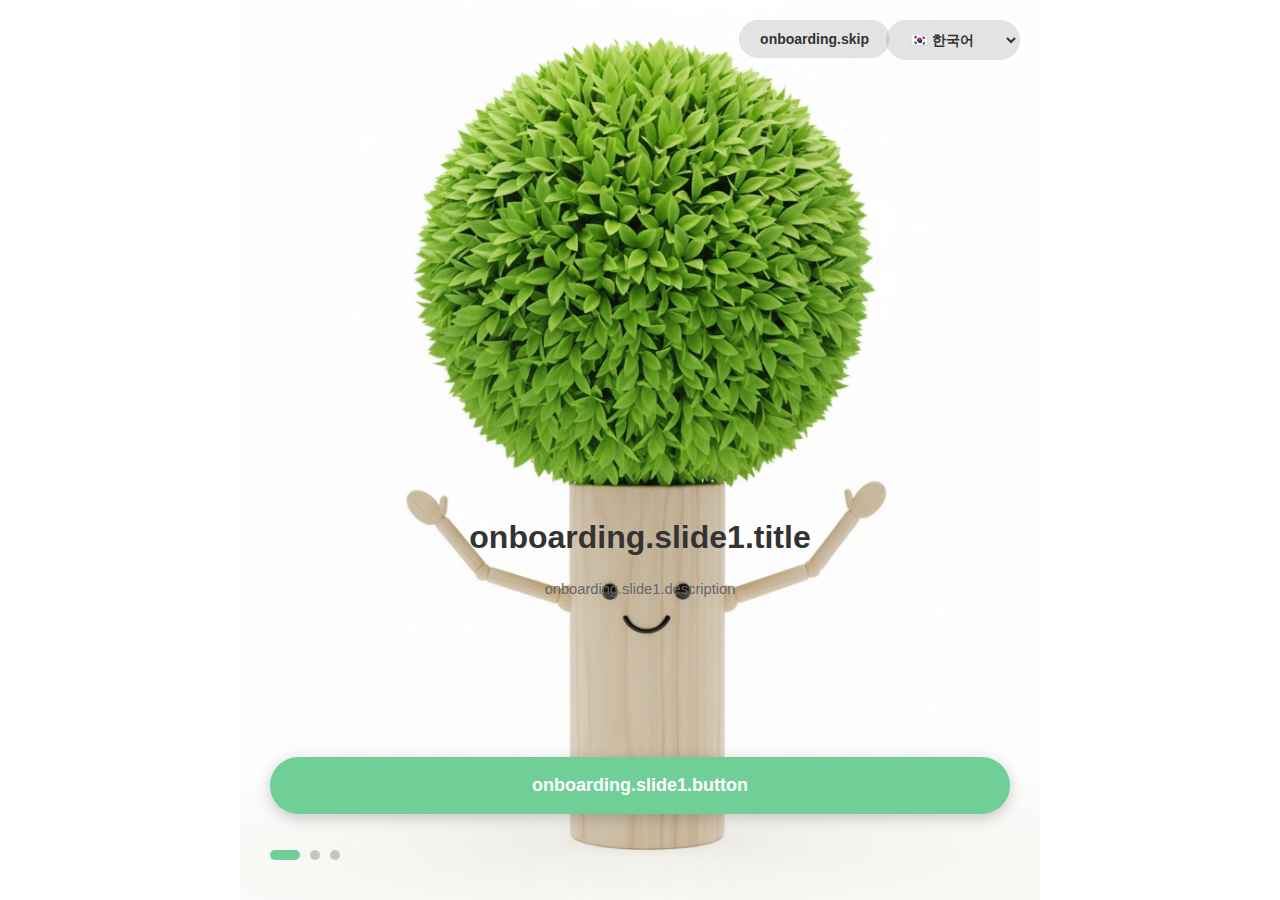
<file: index.html>
<!DOCTYPE html>
<html lang="ko">
<head>
    <meta charset="UTF-8">
    <meta name="viewport" content="width=device-width, initial-scale=1.0, maximum-scale=1.0, user-scalable=no">
    <meta http-equiv="Cache-Control" content="no-cache, no-store, must-revalidate, max-age=0">
    <meta http-equiv="Pragma" content="no-cache">
    <meta http-equiv="Expires" content="0">
    <meta http-equiv="Last-Modified" content="Mon, 01 Jan 2024 00:00:00 GMT">
    <meta name="apple-mobile-web-app-capable" content="yes">
    <meta name="apple-mobile-web-app-status-bar-style" content="black-translucent">
    <title>Read Aloud Korean - 한국어 동화 학습</title>
    
    <!-- Netlify 접속 원천 차단 및 즉시 Cloudflare로 리다이렉트 -->
    <script>
        (function() {
            // Netlify 도메인 감지 (모든 netlify.app 도메인 차단)
            const currentHost = window.location.hostname;
            const netlifyPattern = /netlify\.app$/i;
            
            // Netlify 도메인으로 접속 시 즉시 차단 및 리다이렉트
            if (netlifyPattern.test(currentHost)) {
                // 현재 경로, 쿼리 파라미터, 해시 보존
                const currentPath = window.location.pathname + window.location.search + window.location.hash;
                const newUrl = 'https://rakorean.site' + currentPath;
                
                // 즉시 리다이렉트 (히스토리에 남기지 않음)
                window.location.replace(newUrl);
                
                // 추가 안전장치: replace가 실패할 경우를 대비
                setTimeout(function() {
                    if (window.location.hostname.match(netlifyPattern)) {
                        window.location.href = 'https://rakorean.site' + currentPath;
                    }
                }, 100);
                
                return; // 이후 코드 실행 방지
            }
        })();
    </script>
    <style>
        /* ============================================================================
           🎨 현대적인 디자인 시스템 - CSS 변수
           ============================================================================ */
        :root {
            /* 색상 시스템 (Light Mode) - 더 현대적인 팔레트 */
            --color-primary: #6366f1; /* 인디고 블루 */
            --color-primary-dark: #4f46e5;
            --color-success: #10b981; /* 에메랄드 그린 */
            --color-info: #3b82f6; /* 블루 */
            --color-warning: #f59e0b; /* 앰버 */
            --color-danger: #ef4444; /* 레드 */
            
            /* Surface 계층 - 다크모드 기본값 (다른 페이지들과 통일) */
            --bg-primary: #111827;
            --bg-secondary: #1f2937;
            --bg-tertiary: #374151;
            --bg-quaternary: #4b5563;
            
            /* 텍스트 색상 - 다크모드 기본값 */
            --text-primary: #f9fafb;
            --text-secondary: #d1d5db;
            --text-tertiary: #9ca3af;
            --text-inverse: #ffffff;
            
            /* Border - 다크모드 기본값 */
            --border-color: #374151;
            --border-color-light: #4b5563;
            --border-radius-sm: 10px;
            --border-radius-md: 16px;
            --border-radius-lg: 20px;
            --border-radius-xl: 24px;
            --border-radius-full: 50%;
            
            /* 그림자 계층 - 다크모드 기본값 */
            --shadow-sm: 0 1px 3px rgba(0, 0, 0, 0.4), 0 1px 2px rgba(0, 0, 0, 0.3);
            --shadow-md: 0 4px 6px rgba(0, 0, 0, 0.5), 0 2px 4px rgba(0, 0, 0, 0.4);
            --shadow-lg: 0 10px 15px rgba(0, 0, 0, 0.6), 0 4px 6px rgba(0, 0, 0, 0.5);
            --shadow-xl: 0 20px 25px rgba(0, 0, 0, 0.7), 0 10px 10px rgba(0, 0, 0, 0.6);
            --shadow-primary: 0 4px 14px rgba(99, 102, 241, 0.25);
            --shadow-success: 0 4px 14px rgba(16, 185, 129, 0.25);
            
            /* 8px 그리드 시스템 */
            --space-xs: 4px;
            --space-sm: 8px;
            --space-md: 16px;
            --space-lg: 24px;
            --space-xl: 32px;
            --space-2xl: 40px;
            --space-3xl: 48px;
            
            /* 타이포그래피 */
            --font-family-base: -apple-system, BlinkMacSystemFont, "Segoe UI", Roboto, "Helvetica Neue", Arial, "Noto Sans KR", sans-serif;
            --font-family-mono: "SF Mono", Monaco, "Cascadia Code", "Roboto Mono", Consolas, "Courier New", monospace;
            --font-size-xs: 11px;
            --font-size-sm: 12px;
            --font-size-base: 14px;
            --font-size-md: 16px;
            --font-size-lg: 18px;
            --font-size-xl: 20px;
            --font-size-2xl: 24px;
            --font-size-3xl: 32px;
            --font-size-4xl: 48px;
            
            /* 전환 애니메이션 - Apple 스타일 적용 */
            --transition-fast: 150ms cubic-bezier(0.25, 0.46, 0.45, 0.94);
            --transition-base: 200ms cubic-bezier(0.075, 0.82, 0.165, 1); /* Apple 표준 easing */
            --transition-slow: 300ms cubic-bezier(0.075, 0.82, 0.165, 1);
            --transition-smooth: 400ms cubic-bezier(0.25, 0.46, 0.45, 0.94); /* 부드러운 전환 */
            
            /* 타이포그래피 - Apple 스타일 적용 */
            --line-height-tight: 1.2;
            --line-height-normal: 1.42859; /* Apple 표준 line-height */
            --line-height-relaxed: 1.6;
            --letter-spacing-tight: -0.01em;
            --letter-spacing-normal: normal;
            --letter-spacing-wide: 0.01em;
        }
        
        /* 라이트모드 - 사용자가 명시적으로 선택한 경우에만 적용 */
        [data-theme="light"] {
            --bg-primary: #fafafa;
            --bg-secondary: #ffffff;
            --bg-tertiary: #f5f5f5;
            --bg-quaternary: #e5e5e5;
            
            --text-primary: #1f2937;
            --text-secondary: #6b7280;
            --text-tertiary: #9ca3af;
            
            --border-color: #e5e7eb;
            --border-color-light: #f3f4f6;
            
            --shadow-sm: 0 1px 3px rgba(0, 0, 0, 0.08), 0 1px 2px rgba(0, 0, 0, 0.06);
            --shadow-md: 0 4px 6px rgba(0, 0, 0, 0.1), 0 2px 4px rgba(0, 0, 0, 0.06);
            --shadow-lg: 0 10px 15px rgba(0, 0, 0, 0.12), 0 4px 6px rgba(0, 0, 0, 0.08);
            --shadow-xl: 0 20px 25px rgba(0, 0, 0, 0.15), 0 10px 10px rgba(0, 0, 0, 0.1);
        }
        
        /* 다크모드 - 기본값 (다른 페이지들과 통일) */
        [data-theme="dark"] {
            /* 기본값과 동일하므로 재정의 불필요, 명시성을 위해 유지 */
        }
        
        /* 아이폰 16 Pro Max 최적화 (430 x 932px) */
        * {
            margin: 0;
            padding: 0;
            box-sizing: border-box;
        }

        body {
            font-family: var(--font-family-base);
            background: var(--bg-primary);
            min-height: 100vh;
            min-height: 100dvh; /* 동적 뷰포트 (모바일 주소창 고려) */
            color: var(--text-primary);
            overflow-x: hidden;
            transition: background-color var(--transition-base), color var(--transition-base);
            /* Apple 스타일 타이포그래피 */
            line-height: var(--line-height-normal);
            letter-spacing: var(--letter-spacing-normal);
            -webkit-font-smoothing: antialiased;
            -moz-osx-font-smoothing: grayscale;
            /* iOS Safe Area Insets */
            padding-top: env(safe-area-inset-top);
            padding-bottom: env(safe-area-inset-bottom);
        }

        .app-container {
            width: 100%;
            min-width: 320px; /* 최소 모바일 너비 */
            min-height: 100vh;
            min-height: calc(100dvh - env(safe-area-inset-top) - env(safe-area-inset-bottom));
            margin: 0 auto;
            background: var(--bg-primary);
            position: relative;
            padding-bottom: var(--space-2xl);
            transition: background-color var(--transition-base);
        }
        
        /* 반응형 브레이크포인트 */
        @media (max-width: 768px) {
            .app-container {
                min-width: 100%; /* 작은 화면은 전체 사용 */
            }
        }
        
        @media (min-width: 769px) and (max-width: 1024px) {
            /* Tablet */
            .app-container {
                padding: 0 var(--space-lg);
            }
        }
        
        @media (min-width: 1025px) {
            /* Desktop */
            .app-container {
                padding: 0 var(--space-2xl);
            }
        }
        
        /* 커스텀 스크롤바 */
        ::-webkit-scrollbar {
            width: 8px;
            height: 8px;
        }
        
        ::-webkit-scrollbar-track {
            background: var(--bg-primary);
        }
        
        ::-webkit-scrollbar-thumb {
            background: var(--border-color);
            border-radius: var(--border-radius-sm);
            transition: background var(--transition-base);
        }
        
        ::-webkit-scrollbar-thumb:hover {
            background: var(--text-secondary);
        }
        
        /* Firefox */
        * {
            scrollbar-width: thin;
            scrollbar-color: var(--border-color) var(--bg-primary);
        }

        /* 헤더 */
        .header {
            background: var(--bg-secondary);
            color: var(--text-primary);
            padding: var(--space-md) 0 var(--space-lg);
            position: sticky;
            top: 0;
            z-index: 100;
            box-shadow: var(--shadow-md);
            backdrop-filter: blur(10px);
            transition: background-color var(--transition-base), color var(--transition-base), box-shadow var(--transition-base);
        }
        
        /* 네비게이션 바 컨테이너 */
        .nav-container {
            position: relative;
            margin-bottom: var(--space-md);
        }
        
        /* 네비게이션 바 (가로 스크롤) */
        .header-top-bar {
            min-height: 44px;
            overflow-x: auto;
            overflow-y: hidden;
            -webkit-overflow-scrolling: touch;
            /* 스크롤바 숨기기 */
            scrollbar-width: none;
            -ms-overflow-style: none;
            padding: 0 50px; /* 화살표 공간 확보 */
            scroll-behavior: smooth; /* 부드러운 스크롤 */
        }
        
        .header-top-bar::-webkit-scrollbar {
            display: none;
        }
        
        .header-left-section {
            display: flex;
            align-items: center;
            gap: var(--space-sm);
            flex-wrap: nowrap; /* 한 줄 고정 */
            min-width: max-content; /* 컨텐츠 전체 너비 확보 */
        }
        
        /* 스크롤 화살표 버튼 */
        .scroll-arrow {
            position: absolute;
            top: 50%;
            transform: translateY(-50%);
            background: var(--bg-secondary);
            border: 1px solid var(--border-color);
            border-radius: var(--border-radius-full);
            width: 36px;
            height: 36px;
            display: flex;
            align-items: center;
            justify-content: center;
            cursor: pointer;
            z-index: 102;
            box-shadow: var(--shadow-md);
            transition: all var(--transition-fast);
            font-size: var(--font-size-md);
            color: var(--color-primary);
        }
        
        .scroll-arrow:hover {
            background: var(--color-primary);
            color: var(--text-inverse);
            opacity: 0.9;
            transform: translateY(-50%) scale(1.05);
        }
        
        .scroll-arrow:active {
            transform: translateY(-50%) scale(0.98);
        }
        
        .scroll-arrow.left {
            left: var(--space-sm);
        }
        
        .scroll-arrow.right {
            right: var(--space-sm);
        }
        
        .scroll-arrow.hidden {
            opacity: 0;
            pointer-events: none;
        }
        
        /* 헤더 중앙 (타이틀) */
        .header-center {
            text-align: center;
            padding: 0 var(--space-lg);
        }

        .header h1 {
            font-size: var(--font-size-2xl);
            margin-top: 0;
            margin-bottom: var(--space-sm);
            font-weight: 700;
            cursor: pointer;
            transition: all var(--transition-base);
            color: var(--text-primary);
            /* Apple 스타일 타이포그래피 */
            line-height: var(--line-height-tight);
            letter-spacing: var(--letter-spacing-tight);
        }
        
        .header h1:hover {
            opacity: 0.8;
            transform: scale(1.02); /* 호버 시 살짝 확대 */
            transition: all var(--transition-fast);
        }

        .header p {
            font-size: var(--font-size-base);
            opacity: 0.9;
            color: var(--text-secondary);
            /* Apple 스타일 타이포그래피 */
            line-height: var(--line-height-normal);
            letter-spacing: var(--letter-spacing-normal);
        }

        /* 캐러셀 스타일 - 깔끔한 2D 디자인, 완전 중앙 정렬 */
        .story-carousel-container {
            width: 100%;
            max-width: 1400px;
            margin: 0 auto;
            padding: var(--space-lg);
            display: flex;
            flex-direction: column;
            align-items: center;
            justify-content: center;
            box-sizing: border-box;
        }
        
        /* 레벨 선택 버튼과 캐러셀 모두 완전 중앙 정렬 */
        #storyList {
            width: 100%;
            display: flex;
            flex-direction: column;
            align-items: center;
            justify-content: center;
        }
        
        /* 캐러셀 헤더 중앙 정렬 */
        .carousel-header {
            width: 100%;
            display: flex;
            justify-content: center;
            align-items: center;
            flex-wrap: wrap;
            gap: var(--space-md);
            margin-bottom: var(--space-lg);
        }
        
        .carousel-title {
            text-align: center;
            margin: 0;
        }
        
        .carousel-info {
            display: flex;
            justify-content: center;
            align-items: center;
            gap: var(--space-md);
            flex-wrap: wrap;
        }
        
        /* PC에서 컨테이너 최적화 */
        @media (min-width: 1025px) {
            .story-carousel-container {
                padding: var(--space-xl);
            }
        }
        
        
        /* Bootstrap 스타일 캐러셀 구조 - 중앙 정렬 */
        .carousel-wrapper {
            position: relative;
            width: 100%;
            max-width: 100%;
            display: flex;
            align-items: center;
            justify-content: center;
            overflow: visible; /* 겹친 카드가 보이도록 */
        }
        
        /* PC에서 중앙 정렬 강화 */
        @media (min-width: 1025px) {
            .carousel-wrapper {
                overflow: visible;
            }
        }
        
        /* Bootstrap .carousel-inner 스타일 */
        .carousel-track {
            position: relative;
            width: 100%;
            overflow: hidden;
            display: flex;
            gap: 0; /* 카드가 겹치도록 gap 제거 */
            overflow-x: auto;
            scroll-behavior: smooth;
            scroll-snap-type: x mandatory;
            -webkit-overflow-scrolling: touch;
            scrollbar-width: none;
            padding: var(--space-md) 0;
            padding-right: var(--space-xl); /* 마지막 카드가 잘 보이도록 오른쪽 여백 추가 */
            box-sizing: border-box;
            /* 좌우 fade out 효과 */
            mask-image: linear-gradient(to right, 
                transparent 0%, 
                black 8%, 
                black 92%, 
                transparent 100%);
            -webkit-mask-image: linear-gradient(to right, 
                transparent 0%, 
                black 8%, 
                black 92%, 
                transparent 100%);
        }
        
        /* 모바일에서 세로 그리드 레이아웃으로 전환 */
        @media (max-width: 768px) {
            .carousel-track {
                flex-direction: column; /* 세로 배치 */
                overflow-x: hidden;
                overflow-y: auto;
                scroll-snap-type: y mandatory; /* 세로 스냅 */
                gap: var(--space-lg); /* 카드 간격 추가 */
                padding: var(--space-md) 0;
                padding-right: 0; /* 세로 스크롤에서는 오른쪽 패딩 불필요 */
                max-height: 70vh; /* 최대 높이 제한 (스크롤 가능하도록) */
                /* 모바일 세로 레이아웃에서는 fade out 효과 제거 */
                mask-image: none;
                -webkit-mask-image: none;
            }
        }
        
        /* PC에서 트랙 스타일 - 더 많은 카드 표시 */
        @media (min-width: 1025px) {
            .carousel-track {
                justify-content: flex-start; /* 왼쪽부터 시작하여 더 많은 카드 표시 */
                align-items: center;
                padding: var(--space-lg) var(--space-xl); /* 좌우 패딩 추가 */
                overflow-x: visible; /* 겹친 카드가 보이도록 */
                max-width: 100%;
                /* PC에서 좌우 fade out 효과 강화 */
                mask-image: linear-gradient(to right, 
                    transparent 0%, 
                    black 10%, 
                    black 90%, 
                    transparent 100%);
                -webkit-mask-image: linear-gradient(to right, 
                    transparent 0%, 
                    black 10%, 
                    black 90%, 
                    transparent 100%);
            }
        }
        
        .carousel-track::-webkit-scrollbar {
            display: none;
        }
        
        /* Bootstrap .carousel-item 스타일 - 겹침 디자인 */
        .carousel-slide {
            flex: 0 0 auto;
            scroll-snap-align: center;
            transition: transform 0.3s cubic-bezier(0.4, 0, 0.2, 1),
                        opacity 0.3s ease,
                        z-index 0.3s ease;
            min-width: 0;
            will-change: transform;
            position: relative;
            display: block;
        }
        
        /* PC에서 카드 크기 및 겹침 효과 - 이미지 크기에 맞춤, 여러 카드 표시 */
        @media (min-width: 1025px) {
            .carousel-slide {
                width: auto; /* 이미지 크기에 맞춤 */
                max-width: 200px; /* 카드 크기 축소하여 더 많은 카드 표시 */
                margin-right: -20px; /* 카드 너비의 10% 겹침 (200px * 0.1 = 20px) */
            }
            
            .carousel-slide.active {
                z-index: 10;
                transform: scale(1.05);
                opacity: 1;
                /* 중앙 선택 프레임 */
                position: relative;
            }
            
            /* "다른 스토리 더 보기" 카드는 항상 최상위에 표시 */
            .carousel-slide.locked-slide.upgrade-card {
                z-index: 25 !important; /* 활성 카드(10), 호버 카드(15)보다 높음 */
            }
            
            /* 중앙 선택 프레임 표시 - 네 모서리 십자선 (기본적으로 숨김) */
            .carousel-slide.active::before {
                display: none; /* 기본적으로 숨김 */
            }
            
            .carousel-slide.active .story-card-carousel {
                box-shadow: 0 0 30px rgba(99, 102, 241, 0.6);
            }
            
            .carousel-slide:not(.active) {
                opacity: 0.7;
                transform: scale(0.95);
            }
            
            .carousel-slide:hover {
                z-index: 15;
                transform: scale(1.08);
                position: relative;
            }
            
            /* 호버 시 활성 카드의 십자선 표시 */
            .carousel-slide.active:hover::before {
                content: '';
                position: absolute;
                top: -4px;
                left: -4px;
                right: -4px;
                bottom: -4px;
                z-index: 11;
                pointer-events: none;
                display: block; /* 호버 시 표시 */
                /* 네 모서리 십자선 */
                background-image: 
                    /* 좌상단 십자선 */
                    linear-gradient(to right, var(--color-primary) 0%, var(--color-primary) 20px, transparent 20px),
                    linear-gradient(to bottom, var(--color-primary) 0%, var(--color-primary) 20px, transparent 20px),
                    /* 우상단 십자선 */
                    linear-gradient(to left, var(--color-primary) 0%, var(--color-primary) 20px, transparent 20px),
                    linear-gradient(to bottom, var(--color-primary) 0%, var(--color-primary) 20px, transparent 20px),
                    /* 좌하단 십자선 */
                    linear-gradient(to right, var(--color-primary) 0%, var(--color-primary) 20px, transparent 20px),
                    linear-gradient(to top, var(--color-primary) 0%, var(--color-primary) 20px, transparent 20px),
                    /* 우하단 십자선 */
                    linear-gradient(to left, var(--color-primary) 0%, var(--color-primary) 20px, transparent 20px),
                    linear-gradient(to top, var(--color-primary) 0%, var(--color-primary) 20px, transparent 20px);
                background-size: 
                    20px 3px, 3px 20px, /* 좌상단 */
                    20px 3px, 3px 20px, /* 우상단 */
                    20px 3px, 3px 20px, /* 좌하단 */
                    20px 3px, 3px 20px; /* 우하단 */
                background-position: 
                    top left, top left, /* 좌상단 */
                    top right, top right, /* 우상단 */
                    bottom left, bottom left, /* 좌하단 */
                    bottom right, bottom right; /* 우하단 */
                background-repeat: no-repeat;
                box-shadow: 0 0 20px rgba(99, 102, 241, 0.5);
            }
            
            /* 호버 시에도 십자선 표시 (활성 카드가 아닌 경우) */
            .carousel-slide:not(.active):hover::before {
                content: '';
                position: absolute;
                top: -4px;
                left: -4px;
                right: -4px;
                bottom: -4px;
                z-index: 16;
                pointer-events: none;
                /* 네 모서리 십자선 */
                background-image: 
                    /* 좌상단 십자선 */
                    linear-gradient(to right, var(--color-primary) 0%, var(--color-primary) 20px, transparent 20px),
                    linear-gradient(to bottom, var(--color-primary) 0%, var(--color-primary) 20px, transparent 20px),
                    /* 우상단 십자선 */
                    linear-gradient(to left, var(--color-primary) 0%, var(--color-primary) 20px, transparent 20px),
                    linear-gradient(to bottom, var(--color-primary) 0%, var(--color-primary) 20px, transparent 20px),
                    /* 좌하단 십자선 */
                    linear-gradient(to right, var(--color-primary) 0%, var(--color-primary) 20px, transparent 20px),
                    linear-gradient(to top, var(--color-primary) 0%, var(--color-primary) 20px, transparent 20px),
                    /* 우하단 십자선 */
                    linear-gradient(to left, var(--color-primary) 0%, var(--color-primary) 20px, transparent 20px),
                    linear-gradient(to top, var(--color-primary) 0%, var(--color-primary) 20px, transparent 20px);
                background-size: 
                    20px 3px, 3px 20px, /* 좌상단 */
                    20px 3px, 3px 20px, /* 우상단 */
                    20px 3px, 3px 20px, /* 좌하단 */
                    20px 3px, 3px 20px; /* 우하단 */
                background-position: 
                    top left, top left, /* 좌상단 */
                    top right, top right, /* 우상단 */
                    bottom left, bottom left, /* 좌하단 */
                    bottom right, bottom right; /* 우하단 */
                background-repeat: no-repeat;
                box-shadow: 0 0 20px rgba(99, 102, 241, 0.5);
                transition: opacity var(--transition-base);
            }
        }
        
        /* 태블릿 (769px - 1024px): 3개 표시 */
        @media (min-width: 769px) and (max-width: 1024px) {
            .carousel-slide {
                flex: 0 0 calc(33.333% - var(--space-md));
                margin-right: -24px; /* 카드 너비의 10% 겹침 (240px * 0.1 = 24px) */
            }
            
            .carousel-slide.active {
                transform: scale(1.05);
                z-index: 5;
                position: relative;
            }
            
            /* 태블릿에서도 중앙 선택 프레임 표시 - 네 모서리 십자선 (기본적으로 숨김) */
            @media (min-width: 769px) and (max-width: 1024px) {
                .carousel-slide.active::before {
                    display: none; /* 기본적으로 숨김 */
                }
                
                /* 태블릿 호버 시 활성 카드의 십자선 표시 */
                .carousel-slide.active:hover::before {
                    content: '';
                    position: absolute;
                    top: -3px;
                    left: -3px;
                    right: -3px;
                    bottom: -3px;
                    z-index: 6;
                    pointer-events: none;
                    display: block; /* 호버 시 표시 */
                    /* 네 모서리 십자선 */
                    background-image: 
                        /* 좌상단 십자선 */
                        linear-gradient(to right, var(--color-primary) 0%, var(--color-primary) 15px, transparent 15px),
                        linear-gradient(to bottom, var(--color-primary) 0%, var(--color-primary) 15px, transparent 15px),
                        /* 우상단 십자선 */
                        linear-gradient(to left, var(--color-primary) 0%, var(--color-primary) 15px, transparent 15px),
                        linear-gradient(to bottom, var(--color-primary) 0%, var(--color-primary) 15px, transparent 15px),
                        /* 좌하단 십자선 */
                        linear-gradient(to right, var(--color-primary) 0%, var(--color-primary) 15px, transparent 15px),
                        linear-gradient(to top, var(--color-primary) 0%, var(--color-primary) 15px, transparent 15px),
                        /* 우하단 십자선 */
                        linear-gradient(to left, var(--color-primary) 0%, var(--color-primary) 15px, transparent 15px),
                        linear-gradient(to top, var(--color-primary) 0%, var(--color-primary) 15px, transparent 15px);
                    background-size: 
                        15px 2px, 2px 15px, /* 좌상단 */
                        15px 2px, 2px 15px, /* 우상단 */
                        15px 2px, 2px 15px, /* 좌하단 */
                        15px 2px, 2px 15px; /* 우하단 */
                    background-position: 
                        top left, top left, /* 좌상단 */
                        top right, top right, /* 우상단 */
                        bottom left, bottom left, /* 좌하단 */
                        bottom right, bottom right; /* 우하단 */
                    background-repeat: no-repeat;
                    box-shadow: 0 0 15px rgba(99, 102, 241, 0.4);
                }
                
                /* 태블릿 호버 시에도 십자선 표시 (활성 카드가 아닌 경우) */
                .carousel-slide:not(.active):hover::before {
                    content: '';
                    position: absolute;
                    top: -3px;
                    left: -3px;
                    right: -3px;
                    bottom: -3px;
                    z-index: 7;
                    pointer-events: none;
                    /* 네 모서리 십자선 */
                    background-image: 
                        /* 좌상단 십자선 */
                        linear-gradient(to right, var(--color-primary) 0%, var(--color-primary) 15px, transparent 15px),
                        linear-gradient(to bottom, var(--color-primary) 0%, var(--color-primary) 15px, transparent 15px),
                        /* 우상단 십자선 */
                        linear-gradient(to left, var(--color-primary) 0%, var(--color-primary) 15px, transparent 15px),
                        linear-gradient(to bottom, var(--color-primary) 0%, var(--color-primary) 15px, transparent 15px),
                        /* 좌하단 십자선 */
                        linear-gradient(to right, var(--color-primary) 0%, var(--color-primary) 15px, transparent 15px),
                        linear-gradient(to top, var(--color-primary) 0%, var(--color-primary) 15px, transparent 15px),
                        /* 우하단 십자선 */
                        linear-gradient(to left, var(--color-primary) 0%, var(--color-primary) 15px, transparent 15px),
                        linear-gradient(to top, var(--color-primary) 0%, var(--color-primary) 15px, transparent 15px);
                    background-size: 
                        15px 2px, 2px 15px, /* 좌상단 */
                        15px 2px, 2px 15px, /* 우상단 */
                        15px 2px, 2px 15px, /* 좌하단 */
                        15px 2px, 2px 15px; /* 우하단 */
                    background-position: 
                        top left, top left, /* 좌상단 */
                        top right, top right, /* 우상단 */
                        bottom left, bottom left, /* 좌하단 */
                        bottom right, bottom right; /* 우하단 */
                    background-repeat: no-repeat;
                    box-shadow: 0 0 15px rgba(99, 102, 241, 0.4);
                    opacity: 0.8;
                }
            }
        }
        
        /* 모바일 (481px - 768px): 세로 그리드 레이아웃 */
        @media (min-width: 481px) and (max-width: 768px) {
            .carousel-slide {
                flex: 0 0 auto; /* 세로 배치에서는 auto */
                width: 100%; /* 전체 너비 사용 */
                margin-right: 0; /* 겹침 제거 */
                margin-bottom: 0; /* gap으로 간격 처리 */
            }
            
            .carousel-slide.active {
                transform: none; /* 세로 배치에서는 스케일 효과 제거 */
                z-index: 1;
            }
        }
        
        /* 작은 모바일 (480px 이하): 세로 그리드 레이아웃 */
        @media (max-width: 480px) {
            .carousel-slide {
                flex: 0 0 auto; /* 세로 배치에서는 auto */
                width: 100%; /* 전체 너비 사용 */
                margin-right: 0; /* 겹침 제거 */
                margin-bottom: 0; /* gap으로 간격 처리 */
            }
            
            .carousel-slide.active {
                transform: none; /* 세로 배치에서는 스케일 효과 제거 */
                z-index: 1;
            }
        }
        
        /* Bootstrap .carousel-control-prev/next 스타일 - 카드 밑에 위치 */
        .carousel-control-prev,
        .carousel-control-next {
            position: absolute;
            top: auto;
            bottom: -60px; /* 카드 밑에 위치 */
            z-index: 1;
            display: flex;
            align-items: center;
            justify-content: center;
            width: auto;
            padding: 0;
            color: var(--text-primary);
            text-align: center;
            background: none;
            border: 0;
            opacity: 0.7;
            transition: opacity 0.15s ease;
            cursor: pointer;
        }
        
        .carousel-control-prev:hover,
        .carousel-control-prev:focus,
        .carousel-control-next:hover,
        .carousel-control-next:focus {
            color: var(--text-primary);
            text-decoration: none;
            outline: 0;
            opacity: 1;
        }
        
        .carousel-control-prev {
            left: calc(50% - 80px); /* 중앙에서 좌측으로 */
        }
        
        .carousel-control-next {
            right: calc(50% - 80px); /* 중앙에서 우측으로 */
        }
        
        /* Bootstrap .carousel-control-prev-icon/next-icon 스타일 */
        .carousel-control-prev-icon,
        .carousel-control-next-icon {
            display: inline-block;
            width: 2rem;
            height: 2rem;
            background-repeat: no-repeat;
            background-position: 50%;
            background-size: 100% 100%;
        }
        
        /* 이전 버튼 아이콘 (SVG 또는 텍스트) */
        .carousel-control-prev-icon {
            background-image: url("data:image/svg+xml,%3csvg xmlns='http://www.w3.org/2000/svg' viewBox='0 0 16 16' fill='%23fff'%3e%3cpath d='M11.354 1.646a.5.5 0 0 1 0 .708L5.707 8l5.647 5.646a.5.5 0 0 1-.708.708l-6-6a.5.5 0 0 1 0-.708l6-6a.5.5 0 0 1 .708 0z'/%3e%3c/svg%3e");
            background-color: var(--bg-secondary);
            border-radius: var(--border-radius-full);
            width: 48px;
            height: 48px;
            display: flex;
            align-items: center;
            justify-content: center;
            box-shadow: var(--shadow-md);
            backdrop-filter: blur(10px);
            transition: all var(--transition-base);
        }
        
        .carousel-control-prev:hover .carousel-control-prev-icon,
        .carousel-control-prev:focus .carousel-control-prev-icon {
            background-color: var(--color-primary);
            transform: scale(1.1);
            box-shadow: var(--shadow-lg);
        }
        
        /* 다음 버튼 아이콘 */
        .carousel-control-next-icon {
            background-image: url("data:image/svg+xml,%3csvg xmlns='http://www.w3.org/2000/svg' viewBox='0 0 16 16' fill='%23fff'%3e%3cpath d='M4.646 1.646a.5.5 0 0 1 .708 0l6 6a.5.5 0 0 1 0 .708l-6 6a.5.5 0 0 1-.708-.708L10.293 8 4.646 2.354a.5.5 0 0 1 0-.708z'/%3e%3c/svg%3e");
            background-color: var(--bg-secondary);
            border-radius: var(--border-radius-full);
            width: 48px;
            height: 48px;
            display: flex;
            align-items: center;
            justify-content: center;
            box-shadow: var(--shadow-md);
            backdrop-filter: blur(10px);
            transition: all var(--transition-base);
        }
        
        .carousel-control-next:hover .carousel-control-next-icon,
        .carousel-control-next:focus .carousel-control-next-icon {
            background-color: var(--color-primary);
            transform: scale(1.1);
            box-shadow: var(--shadow-lg);
        }
        
        /* 접근성을 위한 숨김 텍스트 */
        .visually-hidden {
            position: absolute !important;
            width: 1px !important;
            height: 1px !important;
            padding: 0 !important;
            margin: -1px !important;
            overflow: hidden !important;
            clip: rect(0, 0, 0, 0) !important;
            white-space: nowrap !important;
            border: 0 !important;
        }
        
        /* 모바일/태블릿에서만 화살표 버튼 숨기기 (터치 스와이프 사용) */
        @media (max-width: 1024px) {
            .carousel-control-prev,
            .carousel-control-next {
                display: none !important;
            }
        }
        
        /* PC에서는 화살표 버튼 표시 */
        @media (min-width: 1025px) {
            .carousel-control-prev,
            .carousel-control-next {
                display: flex !important;
            }
        }
        
        /* 기존 .carousel-btn 클래스 호환성 유지 */
        .carousel-btn {
            position: absolute;
            top: 50%;
            transform: translateY(-50%);
            background: var(--bg-secondary);
            border: 2px solid var(--border-color);
            border-radius: var(--border-radius-full);
            width: 48px;
            height: 48px;
            display: flex;
            align-items: center;
            justify-content: center;
            cursor: pointer;
            z-index: 20;
            font-size: 24px;
            color: var(--text-primary);
            transition: all var(--transition-base);
            box-shadow: var(--shadow-md);
            backdrop-filter: blur(10px);
        }
        
        .carousel-btn:hover {
            background: var(--color-primary);
            color: var(--text-inverse);
            transform: translateY(-50%) scale(1.1);
            box-shadow: var(--shadow-lg);
        }
        
        .carousel-btn-prev {
            left: var(--space-md);
        }
        
        .carousel-btn-next {
            right: var(--space-md);
        }
        
        @media (max-width: 1024px) {
            .carousel-btn {
                display: none;
            }
        }
        
        /* Bootstrap .carousel-indicators 스타일 */
        .carousel-indicators {
            position: absolute;
            right: 0;
            bottom: 0;
            left: 0;
            z-index: 2;
            display: flex;
            justify-content: center;
            padding: 0;
            margin-right: 15%;
            margin-bottom: 1rem;
            margin-left: 15%;
            list-style: none;
            gap: var(--space-sm);
        }
        
        /* Bootstrap .carousel-indicator 스타일 */
        .carousel-indicators [data-bs-target],
        .carousel-dot {
            box-sizing: content-box;
            flex: 0 1 auto;
            width: 8px;
            height: 8px;
            padding: 0;
            margin-right: 3px;
            margin-left: 3px;
            text-indent: -999px;
            cursor: pointer;
            background-color: var(--border-color);
            background-clip: padding-box;
            border: 0;
            border-top: 10px solid transparent;
            border-bottom: 10px solid transparent;
            opacity: 0.5;
            transition: opacity 0.6s ease;
            border-radius: var(--border-radius-full);
        }
        
        .carousel-indicators [data-bs-target]:hover,
        .carousel-dot:hover {
            opacity: 0.75;
        }
        
        .carousel-indicators [data-bs-target].active,
        .carousel-indicators .active,
        .carousel-dot.active {
            opacity: 1;
            background-color: var(--color-primary);
            width: 24px;
        }
        
        /* 인디케이터를 하단이 아닌 캐러셀 외부에 배치 (현재 구조에 맞춤) */
        .story-carousel-container .carousel-indicators {
            position: relative;
            margin-top: var(--space-lg);
            margin-right: 0;
            margin-bottom: 0;
            margin-left: 0;
        }
        
        /* ============================================
           Chrome/Safari CSS 캐러셀 기능 (점진적 향상)
           ============================================ */
        
        /* 브라우저 지원 체크 - Chrome 135+ 및 지원 브라우저 */
        @supports (scroll-button: start) {
            /* 스크롤 버튼 활성화 */
            .carousel-track {
                scroll-button: start end;
            }
            
            /* 왼쪽 스크롤 버튼 스타일링 */
            .carousel-track::scroll-button(start) {
                position: absolute;
                left: var(--space-md);
                top: 50%;
                transform: translateY(-50%);
                width: 48px;
                height: 48px;
                background: var(--bg-secondary);
                border: 2px solid var(--border-color);
                border-radius: var(--border-radius-full);
                box-shadow: var(--shadow-md);
                backdrop-filter: blur(10px);
                z-index: 20;
                cursor: pointer;
                display: flex;
                align-items: center;
                justify-content: center;
                font-size: 24px;
                color: var(--text-primary);
                transition: all var(--transition-base);
            }
            
            .carousel-track::scroll-button(start):hover {
                background: var(--color-primary);
                color: var(--text-inverse);
                transform: translateY(-50%) scale(1.1);
                box-shadow: var(--shadow-lg);
            }
            
            .carousel-track::scroll-button(start):active {
                transform: translateY(-50%) scale(0.95);
            }
            
            .carousel-track::scroll-button(start)::before {
                content: '‹';
            }
            
            /* 오른쪽 스크롤 버튼 스타일링 */
            .carousel-track::scroll-button(end) {
                position: absolute;
                right: var(--space-md);
                top: 50%;
                transform: translateY(-50%);
                width: 48px;
                height: 48px;
                background: var(--bg-secondary);
                border: 2px solid var(--border-color);
                border-radius: var(--border-radius-full);
                box-shadow: var(--shadow-md);
                backdrop-filter: blur(10px);
                z-index: 20;
                cursor: pointer;
                display: flex;
                align-items: center;
                justify-content: center;
                font-size: 24px;
                color: var(--text-primary);
                transition: all var(--transition-base);
            }
            
            .carousel-track::scroll-button(end):hover {
                background: var(--color-primary);
                color: var(--text-inverse);
                transform: translateY(-50%) scale(1.1);
                box-shadow: var(--shadow-lg);
            }
            
            .carousel-track::scroll-button(end):active {
                transform: translateY(-50%) scale(0.95);
            }
            
            .carousel-track::scroll-button(end)::before {
                content: '›';
            }
            
            /* 스크롤 마커 활성화 (인디케이터) */
            .carousel-track {
                scroll-marker: start end;
            }
            
            /* 스크롤 마커 스타일링 */
            .carousel-track::scroll-marker(start) {
                display: flex;
                justify-content: center;
                gap: var(--space-sm);
                margin-top: var(--space-lg);
            }
            
            .carousel-track::scroll-marker(start) > * {
                width: 8px;
                height: 8px;
                border-radius: var(--border-radius-full);
                background: var(--border-color);
                cursor: pointer;
                transition: all var(--transition-base);
            }
            
            .carousel-track::scroll-marker(start) > *:hover,
            .carousel-track::scroll-marker(start) > *:target {
                background: var(--color-primary);
                width: 24px;
            }
            
            /* CSS 캐러셀 지원 시 JavaScript 버튼 숨기기 */
            .carousel-btn {
                display: none !important;
            }
            
            /* CSS 캐러셀 지원 시 JavaScript 인디케이터 숨기기 */
            .carousel-indicators {
                display: none !important;
            }
            
            /* 모바일에서도 CSS 버튼 숨기기 (터치 스와이프 사용) */
            @media (max-width: 1024px) {
                .carousel-track::scroll-button(start),
                .carousel-track::scroll-button(end) {
                    display: none;
                }
            }
        }
        
        /* Safari 지원을 위한 추가 체크 */
        @supports (-webkit-scroll-button: start) {
            .carousel-track {
                -webkit-scroll-button: start end;
            }
        }
        
        .story-card-carousel {
            position: relative;
            background: var(--bg-secondary);
            border-radius: var(--border-radius-lg);
            overflow: hidden;
            cursor: pointer;
            transition: transform 0.3s cubic-bezier(0.4, 0, 0.2, 1),
                        box-shadow 0.3s ease;
            box-shadow: var(--shadow-md);
            width: 100%;
            display: inline-block; /* 이미지 크기에 맞춤 */
        }
        
        /* 이미지 크기에 맞춰 카드 크기 조정 */
        .story-card-image {
            position: relative;
            width: 100%;
            display: block;
        }
        
        .story-card-image img {
            width: 100%;
            height: auto;
            display: block;
            object-fit: contain; /* 이미지 잘림 방지, 원본 비율 유지 */
        }
        
        /* PC에서 카드 호버 효과 */
        @media (min-width: 1025px) {
            .story-card-carousel {
                box-shadow: var(--shadow-md);
            }
            
            .story-card-carousel:hover {
                transform: translateY(-4px);
                box-shadow: var(--shadow-lg);
            }
            
            /* 활성 카드 강조 */
            .carousel-slide.active .story-card-carousel {
                box-shadow: var(--shadow-xl);
                border: 2px solid var(--color-primary);
            }
        }
        
        /* 모바일에서 호버 효과 제거 */
        @media (max-width: 1024px) {
            .story-card-carousel:hover {
                transform: none;
            }
        }
        
        .completed-badge {
            position: absolute;
            top: var(--space-sm);
            right: var(--space-sm);
            background: var(--color-success);
            color: var(--text-inverse);
            padding: var(--space-xs) var(--space-sm);
            border-radius: var(--border-radius-sm);
            font-size: var(--font-size-xs);
            font-weight: 600;
            z-index: 5;
        }
        
        .locked-card {
            background: linear-gradient(135deg, var(--bg-tertiary) 0%, var(--bg-quaternary) 100%);
            display: flex;
            align-items: center;
            justify-content: center;
            width: 100%;
            /* 일반 카드와 동일한 크기로 맞추기 위해 이미지와 동일한 구조 사용 */
            position: relative;
            min-height: 0; /* flex에서 크기 제한 제거 */
        }
        
        /* "다른 스토리 더 보기" 카드가 가려지지 않도록 높은 z-index 부여 */
        .carousel-slide.locked-slide {
            z-index: 20 !important; /* 다른 카드들보다 항상 위에 표시 */
            position: relative;
        }
        
        /* PC/태블릿에서 "다른 스토리 더 보기" 카드가 항상 보이도록 */
        @media (min-width: 769px) {
            .carousel-slide.locked-slide {
                z-index: 30 !important; /* 더 높은 z-index로 보이도록 */
                position: relative;
                display: block !important; /* 강제로 표시 */
            }
            
            .carousel-slide.locked-slide.upgrade-card {
                z-index: 35 !important; /* upgrade-card 클래스가 있으면 더 높게 */
            }
            
            /* 다른 카드들이 "다른 스토리 더 보기" 카드를 가리지 않도록 */
            .carousel-slide:not(.locked-slide) {
                z-index: auto;
            }
            
            .carousel-slide:not(.locked-slide).active {
                z-index: 10;
            }
            
            .carousel-slide:not(.locked-slide):hover {
                z-index: 15;
            }
        }
        
        /* PC에서 특히 더보기 카드가 보이도록 */
        @media (min-width: 1025px) {
            .carousel-slide.locked-slide {
                z-index: 40 !important; /* PC에서 더 높은 z-index */
                opacity: 1 !important; /* 강제로 불투명도 1 */
                visibility: visible !important; /* 강제로 보이기 */
                display: block !important; /* 강제로 표시 */
                position: relative !important; /* 위치 지정 */
            }
            
            .carousel-slide.locked-slide.upgrade-card {
                z-index: 45 !important; /* PC에서 upgrade-card는 더 높게 */
                display: block !important; /* 강제로 표시 */
                opacity: 1 !important;
                visibility: visible !important;
            }
            
            /* PC에서 locked-card가 제대로 표시되도록 */
            .carousel-slide.locked-slide .locked-card {
                display: flex !important;
                visibility: visible !important;
                opacity: 1 !important;
            }
        }
        
        /* locked-card를 일반 카드 이미지의 30% 축소된 높이로 만들기 */
        .locked-card::before {
            content: '';
            display: block;
            width: 100%;
            padding-bottom: 46.67%; /* 현재 사이즈의 70% (66.665% * 0.7 = 46.67%) */
        }
        
        .lock-content {
            position: absolute;
            top: 0;
            left: 0;
            width: 100%;
            height: 100%;
            display: flex;
            flex-direction: column;
            align-items: center;
            justify-content: center;
            padding: var(--space-lg); /* 기본 패딩 추가 */
            box-sizing: border-box;
        }
        
        /* lock-content는 위에서 absolute로 재정의됨 */
        
        .lock-icon {
            font-size: 48px;
            margin-bottom: var(--space-md);
        }
        
        .lock-badge {
            position: absolute;
            top: var(--space-sm);
            left: var(--space-sm);
            background: rgba(0, 0, 0, 0.7);
            color: var(--text-inverse);
            padding: var(--space-xs) var(--space-sm);
            border-radius: var(--border-radius-sm);
            font-size: var(--font-size-xs);
            font-weight: 600;
            z-index: 5;
        }
        
        .lock-content h3 {
            font-size: var(--font-size-xl);
            margin-bottom: var(--space-sm);
            color: var(--text-primary);
            text-align: center;
        }
        
        .lock-content p {
            font-size: var(--font-size-sm);
            color: var(--text-secondary);
            margin-bottom: var(--space-lg);
            text-align: center;
            line-height: 1.5;
        }
        
        .upgrade-btn-carousel {
            background: var(--color-primary);
            color: var(--text-inverse);
            border: none;
            padding: var(--space-md) var(--space-lg);
            border-radius: var(--border-radius-md);
            font-size: var(--font-size-base);
            font-weight: 600;
            cursor: pointer;
            transition: all var(--transition-base);
            width: 100%;
            max-width: 200px;
            white-space: nowrap;
        }
        
        .upgrade-btn-carousel:hover {
            background: var(--color-primary-dark);
            transform: scale(1.05);
        }
        
        /* 태블릿에서 잠금 카드 스타일 */
        @media (min-width: 769px) and (max-width: 1024px) {
            .lock-content {
                padding: var(--space-xl) var(--space-xl) !important; /* 태블릿 상하 패딩 증가 */
                min-height: 100%; /* 전체 높이 사용 */
                overflow-y: auto; /* 내용이 많을 경우 스크롤 가능 */
            }
            
            .lock-icon {
                font-size: 40px;
                margin-bottom: var(--space-md);
            }
            
            .lock-content h3 {
                font-size: var(--font-size-lg);
                margin-bottom: var(--space-sm);
            }
            
            .lock-content p {
                font-size: var(--font-size-sm);
                margin-bottom: var(--space-lg);
            }
            
            .upgrade-btn-carousel {
                padding: var(--space-sm) var(--space-md);
                font-size: var(--font-size-sm);
                max-width: 180px;
                margin-top: auto; /* 버튼을 하단에 배치 */
            }
        }
        
        /* PC에서 잠금 카드 스타일 */
        @media (min-width: 1025px) {
            .lock-content {
                padding: var(--space-xl) !important; /* PC 패딩 추가 */
                min-height: 100%; /* 전체 높이 사용 */
                display: flex !important; /* flex 레이아웃 강제 */
                flex-direction: column !important;
                justify-content: center !important; /* 수직 중앙 정렬 */
                overflow-y: auto; /* 내용이 많을 경우 스크롤 가능 */
            }
            
            .lock-icon {
                font-size: 48px;
                margin-bottom: var(--space-md);
            }
            
            .lock-content h3 {
                font-size: var(--font-size-xl);
                margin-bottom: var(--space-sm);
            }
            
            .lock-content p {
                font-size: var(--font-size-base);
                margin-bottom: var(--space-lg);
            }
            
            .upgrade-btn-carousel {
                padding: var(--space-md) var(--space-lg);
                font-size: var(--font-size-base);
                max-width: 200px;
                margin-top: auto; /* 버튼을 하단에 배치 */
            }
        }
        
        /* 모바일에서 잠금 카드 크기 조정 */
        @media (max-width: 768px) {
            .locked-card {
                /* 일반 카드와 동일한 크기로 맞추기 위해 min-height 제거 */
            }
            
            .lock-content {
                padding: var(--space-md); /* 패딩 유지 */
            }
            
            .lock-icon {
                font-size: 32px; /* 36px → 32px로 축소 */
                margin-bottom: var(--space-sm);
            }
            
            .lock-content h3 {
                font-size: var(--font-size-lg); /* 폰트 크기 유지 */
                margin-bottom: var(--space-xs);
            }
            
            .lock-content p {
                font-size: var(--font-size-xs); /* 폰트 크기 축소 */
                margin-bottom: var(--space-md);
            }
            
            .upgrade-btn-carousel {
                padding: var(--space-xs) var(--space-sm); /* 패딩 축소 */
                font-size: var(--font-size-xs); /* 폰트 크기 축소 */
            }
            
            .upgrade-btn-carousel:hover {
                transform: none;
            }
        }
        
        /* 작은 모바일에서 추가 최적화 */
        @media (max-width: 480px) {
            .locked-card {
                /* 일반 카드와 동일한 크기로 맞추기 위해 min-height 제거 */
            }
            
            .lock-icon {
                font-size: 28px;
            }
            
            .lock-content h3 {
                font-size: var(--font-size-base);
            }
        }
        
        /* Footer 스타일 */
        .app-footer {
            background-color: var(--bg-secondary);
            border-top: 1px solid var(--border-color);
            padding: var(--space-xl) var(--space-xl); /* 상하좌우 패딩 추가 */
            margin-top: var(--space-3xl);
            text-align: center;
        }
        
        .footer-content {
            max-width: 1200px;
            margin: 0 auto;
            padding: var(--space-md) var(--space-lg); /* 내부 패딩 추가 */
            display: flex;
            flex-direction: column;
            gap: var(--space-sm);
        }
        
        .footer-copyright {
            font-size: 12px; /* 12포인트로 변경 */
            color: var(--text-secondary);
            margin: 0;
            font-weight: 500;
        }
        
        .footer-address {
            font-size: 12px; /* 12포인트로 변경 */
            color: var(--text-tertiary);
            margin: 0;
            line-height: 1.6;
        }
        
        /* 모바일에서 Footer 스타일 조정 */
        @media (max-width: 768px) {
            .app-footer {
                padding: var(--space-lg) var(--space-lg); /* 모바일에서도 패딩 유지 */
            }
            
            .footer-content {
                padding: var(--space-sm) var(--space-md); /* 모바일 내부 패딩 */
            }
            
            .footer-copyright {
                font-size: 12px; /* 12포인트 유지 */
            }
            
            .footer-address {
                font-size: 12px; /* 12포인트 유지 */
            }
            
            /* 모바일에서 인디케이터 숨기기 (세로 스크롤에서는 불필요) */
            .carousel-indicators {
                display: none !important;
            }
        }
        
        /* 레벨 테스트 모달 */
        .level-test-modal {
            position: fixed;
            top: 0;
            left: 0;
            width: 100%;
            height: 100%;
            background: rgba(0, 0, 0, 0.8);
            display: flex;
            align-items: center;
            justify-content: center;
            z-index: 1000;
            backdrop-filter: blur(10px);
        }
        
        .level-test-content {
            background: var(--bg-secondary);
            border-radius: var(--border-radius-xl);
            padding: var(--space-2xl);
            max-width: 600px;
            width: 90%;
            max-height: 80vh;
            overflow-y: auto;
            box-shadow: var(--shadow-xl);
        }
        
        .level-test-content h2 {
            font-size: var(--font-size-2xl);
            margin-bottom: var(--space-md);
            color: var(--text-primary);
        }
        
        .test-question {
            margin-bottom: var(--space-xl);
        }
        
        .question-text {
            font-size: var(--font-size-lg);
            font-weight: 600;
            margin-bottom: var(--space-md);
            color: var(--text-primary);
        }
        
        .question-options {
            display: flex;
            flex-direction: column;
            gap: var(--space-sm);
        }
        
        .option-label {
            display: flex;
            align-items: center;
            padding: var(--space-md);
            background: var(--bg-tertiary);
            border-radius: var(--border-radius-md);
            cursor: pointer;
            transition: all var(--transition-base);
        }
        
        .option-label:hover {
            background: var(--bg-quaternary);
        }
        
        .option-label input[type="radio"] {
            margin-right: var(--space-sm);
        }
        
        .recommendation-message {
            font-size: var(--font-size-xl);
            color: var(--color-primary);
            margin: var(--space-lg) 0;
            text-align: center;
        }
        
        .recommended-level {
            font-size: var(--font-size-lg);
            text-align: center;
            margin-bottom: var(--space-xl);
        }
        
        /* 동화 목록 화면 - 완전 중앙 정렬 */
        .story-list-view {
            padding: var(--space-lg);
            padding-bottom: var(--space-3xl);
            overflow-y: auto;
            -webkit-overflow-scrolling: touch;
            max-width: 1400px;
            margin: 0 auto;
            width: 100%;
            box-sizing: border-box;
            display: flex;
            flex-direction: column;
            align-items: center;
            justify-content: flex-start;
        }
        
        /* story-list-view 내부 모든 요소 중앙 정렬 */
        .story-list-view > * {
            width: 100%;
            max-width: 1400px;
            margin-left: auto;
            margin-right: auto;
        }
        
        /* 레벨 선택 버튼 중앙 정렬 강화 */
        .story-list-view .level-selector {
            display: flex;
            justify-content: center;
            align-items: center;
            width: 100%;
            max-width: 100%;
        }
        
        /* 캐러셀 컨테이너 중앙 정렬 강화 */
        .story-list-view .story-carousel-container {
            width: 100%;
            max-width: 100%;
            margin: 0 auto;
        }
        
        /* PC에서 레이아웃 최적화 */
        @media (min-width: 1025px) {
            .story-list-view {
                padding: var(--space-xl);
                overflow-x: visible;
            }
        }
        
        /* #storyList는 캐러셀을 위한 컨테이너이므로 grid 제거, flex 중앙 정렬 */
        #storyList {
            width: 100%;
            display: flex;
            flex-direction: column;
            align-items: center;
            justify-content: center;
            padding-top: var(--space-md);
        }

        .story-card {
            background: var(--bg-secondary);
            border-radius: var(--border-radius-lg);
            padding: 0;
            box-shadow: var(--shadow-md);
            border: 1px solid var(--border-color-light);
            cursor: pointer;
            /* Apple 스타일 카드 애니메이션 */
            transition: all var(--transition-smooth);
            position: relative;
            overflow: hidden;
        }

        .story-card:hover {
            transform: translateY(-8px) scale(1.03); /* 더 명확한 호버 효과 */
            box-shadow: var(--shadow-xl);
            border-color: var(--color-primary);
            z-index: 10;
            transition: all var(--transition-base);
        }
        
        .story-card:active {
            transform: translateY(-2px) scale(0.99);
            box-shadow: var(--shadow-md);
            transition: all 100ms cubic-bezier(0.4, 0, 0.2, 1);
        }


        .story-card-overlay {
            position: absolute;
            bottom: 0;
            left: 0;
            right: 0;
            background: linear-gradient(to top, rgba(0,0,0,0.8) 0%, rgba(0,0,0,0.4) 50%, transparent 100%);
            padding: var(--space-md) var(--space-lg);
            color: var(--text-inverse);
        }

        .story-card-number {
            font-size: var(--font-size-base);
            font-weight: 600;
            opacity: 0.9;
            margin-bottom: var(--space-xs);
        }

        .story-card-title-overlay {
            font-size: var(--font-size-md); /* 18px → 16px (2포인트 작게) */
            font-weight: 700;
            color: var(--text-inverse);
            margin: 0;
            text-shadow: 0 2px 4px rgba(0,0,0,0.5);
        }

        /* 그리드 레이아웃으로 z-index 불필요 */

        /* 학습 화면 */
        .learning-view {
            display: none;
            flex-direction: column;
            min-height: calc(100vh - 130px);
            min-height: calc(100dvh - 130px - env(safe-area-inset-top) - env(safe-area-inset-bottom));
            max-height: calc(100vh - 130px);
            max-height: calc(100dvh - 130px - env(safe-area-inset-top) - env(safe-area-inset-bottom));
        }

        .back-button {
            background: linear-gradient(135deg, var(--color-primary) 0%, var(--color-primary-dark) 100%);
            color: var(--text-inverse);
            border: none;
            padding: var(--space-md) var(--space-xl);
            border-radius: var(--border-radius-xl);
            font-size: var(--font-size-base);
            font-weight: 600;
            cursor: pointer;
            margin: var(--space-md) var(--space-lg);
            box-shadow: var(--shadow-primary);
            position: sticky;
            top: 0;
            z-index: 10;
            /* Apple 스타일 버튼 애니메이션 */
            transition: all var(--transition-base);
            letter-spacing: var(--letter-spacing-wide);
            /* Apple 스타일 타이포그래피 */
            line-height: var(--line-height-normal);
            -webkit-font-smoothing: antialiased;
        }
        
        .back-button:hover {
            transform: translateY(-3px) scale(1.05); /* 더 명확한 호버 효과 */
            box-shadow: var(--shadow-xl);
            background: linear-gradient(135deg, var(--color-primary-dark) 0%, var(--color-primary) 100%);
            transition: all var(--transition-fast);
        }
        
        .back-button:active {
            transform: scale(0.98) translateY(0);
            transition: all 100ms cubic-bezier(0.4, 0, 0.2, 1);
        }

        .learning-tabs {
            display: grid;
            grid-template-columns: repeat(4, 1fr);
            gap: var(--space-sm);
            padding: var(--space-md);
            background: var(--bg-tertiary);
            border-bottom: 1px solid var(--border-color);
            backdrop-filter: blur(10px);
            transition: background-color var(--transition-base), border-color var(--transition-base);
        }

        .tab-button {
            background: var(--bg-secondary);
            border: 2px solid var(--border-color-light);
            padding: var(--space-md) var(--space-sm);
            border-radius: var(--border-radius-md);
            font-size: var(--font-size-sm);
            font-weight: 600;
            cursor: pointer;
            white-space: nowrap;
            /* Apple 스타일 버튼 애니메이션 */
            transition: all var(--transition-base);
            text-align: center;
            overflow: hidden;
            text-overflow: ellipsis;
            color: var(--text-primary);
            box-shadow: var(--shadow-sm);
            /* Apple 스타일 타이포그래피 */
            line-height: var(--line-height-normal);
            letter-spacing: var(--letter-spacing-normal);
            -webkit-font-smoothing: antialiased;
        }
        
        .tab-button:hover {
            background: var(--bg-tertiary);
            border-color: var(--color-primary);
            transform: translateY(-3px) scale(1.05); /* 더 명확한 호버 효과 */
            box-shadow: var(--shadow-lg);
            transition: all var(--transition-fast);
        }

        .tab-button.active {
            background: linear-gradient(135deg, var(--color-success) 0%, #059669 100%);
            color: var(--text-inverse);
            border-color: var(--color-success);
            box-shadow: var(--shadow-success);
            transform: translateY(-2px) scale(1.02);
            transition: all var(--transition-base);
        }

        .tab-button:active {
            transform: scale(0.96) translateY(0);
            transition: all 100ms cubic-bezier(0.4, 0, 0.2, 1);
        }

        .learning-content {
            flex: 1;
            overflow-y: auto;
            padding: var(--space-lg);
            padding-bottom: var(--space-2xl); /* 하단 넉넉한 여백 */
            -webkit-overflow-scrolling: touch;
            /* 스크롤 영역 명확히 설정 */
            max-height: calc(100dvh - 280px);
        }

        .learning-section {
            display: none;
        }

        .learning-section.active {
            display: block;
        }

        .section-title {
            font-size: var(--font-size-xl);
            font-weight: 700;
            color: var(--color-primary);
            margin-bottom: var(--space-md);
            transition: color var(--transition-base);
            /* Apple 스타일 타이포그래피 */
            line-height: var(--line-height-tight);
            letter-spacing: var(--letter-spacing-tight);
        }

        .content-box {
            background: var(--bg-secondary);
            border-radius: var(--border-radius-lg);
            padding: var(--space-lg);
            margin-bottom: var(--space-md);
            /* Apple 스타일 타이포그래피 */
            line-height: var(--line-height-relaxed);
            font-size: var(--font-size-md);
            letter-spacing: var(--letter-spacing-normal);
            border: 1px solid var(--border-color-light);
            box-shadow: var(--shadow-sm);
            transition: all var(--transition-base);
        }
        
        .content-box:hover {
            box-shadow: var(--shadow-md);
            border-color: var(--border-color);
        }

        .paragraph-item {
            background: var(--bg-secondary);
            border-radius: var(--border-radius-lg);
            padding: var(--space-lg);
            margin-bottom: var(--space-md);
            box-shadow: var(--shadow-md);
            border: 1px solid var(--border-color-light);
            transition: all var(--transition-base);
        }
        
        .paragraph-item:hover {
            box-shadow: var(--shadow-lg);
            transform: translateY(-2px);
            border-color: var(--color-primary);
        }

        .paragraph-num {
            display: inline-block;
            background: var(--bg-quaternary);
            color: var(--text-primary);
            padding: var(--space-xs) var(--space-md);
            border-radius: var(--border-radius-sm);
            font-size: var(--font-size-sm);
            font-weight: 600;
            margin-bottom: var(--space-sm);
        }

        .vocabulary-item, .grammar-item {
            background: var(--bg-secondary);
            border-left: 4px solid var(--color-success);
            padding: var(--space-md) var(--space-lg);
            margin-bottom: var(--space-md);
            border-radius: var(--border-radius-sm);
            box-shadow: var(--shadow-sm);
            transition: background-color var(--transition-base), box-shadow var(--transition-base);
        }

        .vocab-word {
            font-size: var(--font-size-lg);
            font-weight: 700;
            color: var(--color-primary);
            margin-bottom: var(--space-xs);
            transition: color var(--transition-base);
            /* Apple 스타일 타이포그래피 */
            line-height: var(--line-height-normal);
            letter-spacing: var(--letter-spacing-normal);
        }

        .vocab-meaning {
            font-size: var(--font-size-base);
            color: var(--text-secondary);
            margin-bottom: var(--space-xs);
            /* Apple 스타일 타이포그래피 */
            line-height: var(--line-height-normal);
            letter-spacing: var(--letter-spacing-normal);
        }

        .vocab-example {
            font-size: var(--font-size-base);
            color: var(--text-tertiary);
            font-style: italic;
            /* Apple 스타일 타이포그래피 */
            line-height: var(--line-height-relaxed);
            letter-spacing: var(--letter-spacing-normal);
        }

        /* 캐릭터 이미지 스타일 - 크기 2배 증가 */
        .character-image-container {
            text-align: center;
            margin: var(--space-lg) 0 var(--space-xl) 0;
            padding: var(--space-md);
        }

        .character-image {
            max-width: 400px; /* 기존 200px → 400px (2배) */
            width: 80%; /* 기존 50% → 80% */
            height: auto;
            display: inline-block;
            animation: characterFloat 3s ease-in-out infinite;
            /* Apple 스타일 부드러운 애니메이션 */
            transition: transform var(--transition-smooth);
        }

        /* 캐릭터 위아래 움직임 애니메이션 - Apple 스타일 적용 */
        @keyframes characterFloat {
            0%, 100% {
                transform: translateY(0px);
            }
            50% {
                transform: translateY(-15px); /* 기존 -10px → -15px (더 부드럽게) */
            }
        }
        
        /* Apple 스타일 부드러운 페이드 인 애니메이션 */
        @keyframes appleFadeIn {
            from {
                opacity: 0;
                transform: translateY(10px);
            }
            to {
                opacity: 1;
                transform: translateY(0);
            }
        }
        
        /* Apple 스타일 부드러운 스케일 애니메이션 */
        @keyframes appleScaleIn {
            from {
                opacity: 0;
                transform: scale(0.95);
            }
            to {
                opacity: 1;
                transform: scale(1);
            }
        }

        /* 태블릿 이상 */
        @media (min-width: 769px) {
            .character-image {
                max-width: 500px; /* 기존 250px → 500px (2배) */
                width: 70%;
            }
        }

        /* 데스크톱 */
        @media (min-width: 1025px) {
            .character-image {
                max-width: 600px; /* 기존 300px → 600px (2배) */
                width: 60%;
            }
        }

        /* 컨트롤 버튼들 */
        .control-buttons {
            display: flex;
            gap: var(--space-sm);
            margin-top: var(--space-md);
            flex-wrap: wrap;
        }

        .btn {
            flex: 1;
            min-width: 100px;
            background: linear-gradient(135deg, var(--color-success) 0%, #059669 100%);
            color: var(--text-inverse);
            border: none;
            padding: var(--space-md) var(--space-xl);
            border-radius: var(--border-radius-md);
            font-size: var(--font-size-base);
            font-weight: 600;
            cursor: pointer;
            box-shadow: var(--shadow-success);
            /* Apple 스타일 버튼 애니메이션 */
            transition: all var(--transition-base);
            display: flex;
            align-items: center;
            justify-content: center;
            gap: var(--space-xs);
            letter-spacing: var(--letter-spacing-wide);
            /* Apple 스타일 타이포그래피 */
            line-height: var(--line-height-normal);
            -webkit-font-smoothing: antialiased;
        }

        .btn:hover {
            transform: translateY(-3px) scale(1.03); /* 더 명확한 호버 효과 */
            box-shadow: var(--shadow-xl);
            background: linear-gradient(135deg, #059669 0%, var(--color-success) 100%);
            transition: all var(--transition-fast);
        }

        .btn:active {
            transform: scale(0.98) translateY(0);
            transition: all 100ms cubic-bezier(0.4, 0, 0.2, 1);
        }

        .btn.playing {
            background: var(--color-info);
            box-shadow: 0 2px 8px rgba(74, 144, 226, 0.3);
        }

        .btn-secondary {
            background: var(--bg-quaternary);
            color: var(--text-primary);
            box-shadow: var(--shadow-sm);
        }

        .btn-success {
            background: var(--color-success);
            box-shadow: var(--shadow-success);
        }

        .btn-icon {
            font-size: var(--font-size-md);
        }

        /* 녹음 관련 */
        .recording-indicator {
            display: none;
            text-align: center;
            padding: var(--space-lg);
            background: linear-gradient(135deg, #fa709a 0%, #fee140 100%);
            border-radius: var(--border-radius-lg);
            margin: var(--space-md) 0;
            box-shadow: var(--shadow-lg);
            animation: pulse 1.5s infinite;
        }

        .recording-indicator.active {
            display: block;
        }

        @keyframes pulse {
            0%, 100% { opacity: 1; }
            50% { opacity: 0.7; }
        }

        @keyframes fadeIn {
            from { opacity: 0; transform: translate(-50%, -45%); }
            to { opacity: 1; transform: translate(-50%, -50%); }
        }

        @keyframes fadeOut {
            from { opacity: 1; transform: translate(-50%, -50%); }
            to { opacity: 0; transform: translate(-50%, -55%); }
        }

        .recording-text {
            color: white;
            font-size: 18px;
            font-weight: 700;
        }

        /* 로딩 */
        .loading {
            text-align: center;
            padding: var(--space-2xl) var(--space-lg);
            color: var(--text-secondary);
            font-size: var(--font-size-md);
        }

        .loading-image {
            width: 80px;
            height: 80px;
            margin: 0 auto 16px;
            animation: jump 0.8s ease-in-out infinite;
        }

        @keyframes jump {
            0%, 100% {
                transform: translateY(0);
            }
            50% {
                transform: translateY(-20px);
            }
        }

        .spinner {
            border: 4px solid #f3f3f3;
            border-top: 4px solid #667eea;
            border-radius: 50%;
            width: 40px;
            height: 40px;
            animation: spin 1s linear infinite;
            margin: 0 auto 16px;
        }

        @keyframes spin {
            0% { transform: rotate(0deg); }
            100% { transform: rotate(360deg); }
        }

        /* 레벨 선택 */
        .level-selector {
            display: flex;
            gap: var(--space-md);
            margin: 0 auto var(--space-lg) auto;
            justify-content: center;
            align-items: center;
            width: 100%;
            max-width: 100%;
        }

        .level-btn {
            padding: var(--space-md) var(--space-xl);
            border-radius: var(--border-radius-md);
            border: 2px solid var(--border-color);
            background: var(--bg-secondary);
            color: var(--text-primary);
            font-weight: 600;
            cursor: pointer;
            /* Apple 스타일 버튼 애니메이션 */
            transition: all var(--transition-base);
            box-shadow: var(--shadow-sm);
            letter-spacing: var(--letter-spacing-wide);
            /* Apple 스타일 타이포그래피 */
            line-height: var(--line-height-normal);
            -webkit-font-smoothing: antialiased;
        }
        
        .level-btn:hover {
            background: var(--bg-tertiary);
            border-color: var(--color-primary);
            transform: translateY(-2px) scale(1.02);
            box-shadow: var(--shadow-md);
            transition: all var(--transition-fast);
        }

        .level-btn.active {
            background: linear-gradient(135deg, var(--color-success) 0%, #059669 100%);
            color: var(--text-inverse);
            border-color: var(--color-success);
            box-shadow: var(--shadow-success);
            transform: translateY(-2px) scale(1.02);
            transition: all var(--transition-base);
        }
        
        .level-btn:active {
            transform: scale(0.96) translateY(0);
            transition: all 100ms cubic-bezier(0.4, 0, 0.2, 1);
        }

        /* 평가 결과 */
        .evaluation-result {
            background: var(--bg-secondary);
            border-radius: var(--border-radius-md);
            padding: var(--space-lg);
            margin-top: var(--space-md);
            box-shadow: var(--shadow-md);
            transition: background-color var(--transition-base), box-shadow var(--transition-base);
        }

        .score-display {
            text-align: center;
            font-size: var(--font-size-4xl);
            font-weight: 700;
            color: var(--color-success);
            margin-bottom: var(--space-md);
            transition: color var(--transition-base);
        }

        .feedback-text {
            font-size: var(--font-size-md);
            /* Apple 스타일 타이포그래피 */
            line-height: var(--line-height-relaxed);
            letter-spacing: var(--letter-spacing-normal);
            color: var(--text-primary);
        }

        /* 하단 여백 */
        .bottom-spacer {
            height: var(--space-2xl);
        }

        /* 퀴즈 애니메이션 */
        @keyframes flash {
            0%, 100% { transform: scale(1); opacity: 1; }
            25% { transform: scale(1.05); opacity: 0.9; }
            50% { transform: scale(1.1); opacity: 1; }
            75% { transform: scale(1.05); opacity: 0.9; }
        }

        @keyframes shake {
            0%, 100% { transform: translateX(0); }
            10%, 30%, 50%, 70%, 90% { transform: translateX(-10px); }
            20%, 40%, 60%, 80% { transform: translateX(10px); }
        }

        /* 원형 재생 버튼 전용 스타일 */
        .play-btn-circle {
            width: 45px !important;
            height: 45px !important;
            border-radius: var(--border-radius-full) !important;
            padding: 0 !important;
            border: none !important;
            background: var(--color-info) !important;
            color: var(--text-inverse) !important;
            font-size: var(--font-size-md) !important;
            display: flex !important;
            align-items: center !important;
            justify-content: center !important;
            cursor: pointer !important;
            box-shadow: 0 2px 8px rgba(74, 144, 226, 0.3) !important;
            transition: all var(--transition-fast) !important;
            min-width: auto !important;
            flex-shrink: 0 !important;
        }

        .play-btn-circle:hover {
            opacity: 0.9;
            transform: scale(1.05);
            box-shadow: var(--shadow-md);
        }

        .play-btn-circle:active {
            transform: scale(0.98);
        }

        /* 음성 설정 버튼 */
        .settings-btn {
            background: var(--bg-secondary);
            border: 1px solid var(--border-color);
            color: var(--text-primary);
            padding: var(--space-sm) var(--space-md);
            border-radius: var(--border-radius-sm);
            font-size: var(--font-size-sm);
            font-weight: 600;
            cursor: pointer;
            box-shadow: var(--shadow-sm);
            transition: all var(--transition-fast);
            white-space: nowrap;
        }

        .settings-btn:hover {
            opacity: 0.9;
            box-shadow: var(--shadow-md);
            transform: translateY(-1px);
        }
        
        .settings-btn:active {
            transform: scale(0.98) translateY(0);
        }

        .dashboard-btn {
            background: var(--bg-secondary);
            border: 1px solid var(--border-color);
            color: var(--text-primary);
            padding: var(--space-sm) var(--space-md);
            border-radius: var(--border-radius-sm);
            font-size: var(--font-size-sm);
            font-weight: 600;
            cursor: pointer;
            box-shadow: var(--shadow-sm);
            transition: all var(--transition-fast);
            white-space: nowrap;
        }

        .dashboard-btn:hover {
            opacity: 0.9;
            box-shadow: var(--shadow-md);
            transform: translateY(-1px);
        }
        
        .dashboard-btn:active {
            transform: scale(0.98) translateY(0);
        }

        /* 로그인/로그아웃 버튼 */
        .auth-btn {
            background: linear-gradient(135deg, var(--color-primary) 0%, var(--color-primary-dark) 100%);
            color: var(--text-inverse);
            border: none;
            border-radius: var(--border-radius-sm);
            padding: var(--space-sm) var(--space-md);
            font-size: var(--font-size-sm);
            font-weight: 600;
            cursor: pointer;
            box-shadow: var(--shadow-primary);
            transition: all var(--transition-fast);
            white-space: nowrap;
        }

        .auth-btn:hover {
            opacity: 0.9;
            transform: translateY(-1px);
            box-shadow: var(--shadow-md);
        }
        
        .auth-btn:active {
            transform: scale(0.98) translateY(0);
        }

        .auth-btn.logout {
            background: var(--bg-secondary);
            color: var(--color-primary);
            border: 2px solid var(--color-primary);
        }

        .user-info {
            font-size: var(--font-size-sm);
            color: var(--color-primary);
            font-weight: 600;
            cursor: pointer;
            transition: all var(--transition-fast);
            padding: var(--space-sm) var(--space-md);
            border-radius: var(--border-radius-sm);
            white-space: nowrap;
        }

        .user-info:hover {
            background: rgba(102, 126, 234, 0.1);
        }

        /* 언어 선택 드롭다운 스타일 */
        .language-selector {
            background: var(--bg-secondary);
            border: 2px solid var(--border-color-light);
            color: var(--text-primary);
            padding: var(--space-sm) var(--space-md);
            border-radius: var(--border-radius-md);
            font-size: var(--font-size-base);
            cursor: pointer;
            min-width: 120px;
            appearance: none;
            -webkit-appearance: none;
            -moz-appearance: none;
            background-image: url("data:image/svg+xml,%3Csvg xmlns='http://www.w3.org/2000/svg' width='12' height='12' viewBox='0 0 12 12'%3E%3Cpath fill='%23333' d='M6 9L1 4h10z'/%3E%3C/svg%3E");
            background-repeat: no-repeat;
            background-position: right var(--space-md) center;
            padding-right: 35px;
            transition: all var(--transition-fast);
        }
        
        .language-selector:hover {
            opacity: 0.9;
            border-color: var(--color-primary);
            box-shadow: var(--shadow-sm);
        }
        
        .language-selector:focus {
            outline: none;
            border-color: var(--color-primary);
            box-shadow: 0 0 0 3px rgba(102, 126, 234, 0.2);
        }
        
        /* 헤더 버튼 통일 스타일 */
        .header-btn {
            background: var(--bg-secondary);
            border: 1px solid var(--border-color);
            color: var(--text-primary);
            padding: var(--space-sm) var(--space-md);
            border-radius: var(--border-radius-sm);
            font-size: var(--font-size-sm);
            font-weight: 600;
            cursor: pointer;
            box-shadow: var(--shadow-sm);
            transition: all var(--transition-fast);
            white-space: nowrap;
            text-decoration: none;
            display: inline-flex;
            align-items: center;
            gap: var(--space-xs);
        }
        
        .header-btn:hover {
            opacity: 0.9;
            box-shadow: var(--shadow-md);
            transform: translateY(-1px);
        }
        
        .header-btn:active {
            transform: scale(0.98) translateY(0);
        }
        
        /* 출석 버튼만 보라색 */
        .header-btn.checkin {
            background: linear-gradient(135deg, var(--color-primary) 0%, var(--color-primary-dark) 100%);
            color: var(--text-inverse);
            border: none;
        }
        
        /* 커뮤니티 버튼 반짝반짝 애니메이션 */
        .header-btn#communityBtn {
            position: relative;
            overflow: hidden;
            background: linear-gradient(135deg, #667eea 0%, #764ba2 100%);
            color: var(--text-inverse);
            border: none;
            box-shadow: 0 0 10px rgba(102, 126, 234, 0.5), 0 0 20px rgba(118, 75, 162, 0.3);
            animation: sparkle 2s ease-in-out infinite;
        }
        
        .header-btn#communityBtn::before {
            content: '';
            position: absolute;
            top: -50%;
            left: -50%;
            width: 200%;
            height: 200%;
            background: linear-gradient(
                45deg,
                transparent 30%,
                rgba(255, 255, 255, 0.3) 50%,
                transparent 70%
            );
            animation: sparkleShine 3s linear infinite;
            pointer-events: none;
        }
        
        .header-btn#communityBtn::after {
            content: '';
            position: absolute;
            top: 0;
            left: 0;
            right: 0;
            bottom: 0;
            background: radial-gradient(
                circle at 50% 50%,
                rgba(255, 255, 255, 0.2) 0%,
                transparent 70%
            );
            animation: sparkleGlow 2s ease-in-out infinite alternate;
            pointer-events: none;
        }
        
        @keyframes sparkle {
            0%, 100% {
                box-shadow: 0 0 10px rgba(102, 126, 234, 0.5), 0 0 20px rgba(118, 75, 162, 0.3);
                transform: scale(1);
            }
            50% {
                box-shadow: 0 0 20px rgba(102, 126, 234, 0.8), 0 0 30px rgba(118, 75, 162, 0.5), 0 0 40px rgba(102, 126, 234, 0.3);
                transform: scale(1.02);
            }
        }
        
        @keyframes sparkleShine {
            0% {
                transform: translateX(-100%) translateY(-100%) rotate(45deg);
            }
            100% {
                transform: translateX(100%) translateY(100%) rotate(45deg);
            }
        }
        
        @keyframes sparkleGlow {
            0% {
                opacity: 0.3;
            }
            100% {
                opacity: 0.7;
            }
        }
        
        .header-btn#communityBtn:hover {
            animation: sparkle 1s ease-in-out infinite;
            box-shadow: 0 0 25px rgba(102, 126, 234, 0.9), 0 0 35px rgba(118, 75, 162, 0.6), 0 0 50px rgba(102, 126, 234, 0.4);
        }

        .coin-shop-btn {
            background: rgba(255, 255, 255, 0.3);
            border: 1px solid rgba(255, 255, 255, 0.5);
            color: white;
            padding: 4px 8px;
            border-radius: 12px;
            font-size: 11px;
            font-weight: 700;
            cursor: pointer;
            transition: all 0.3s;
            text-decoration: none;
            display: inline-flex;
            align-items: center;
            gap: 4px;
        }

        .coin-shop-btn:hover {
            background: rgba(255, 255, 255, 0.5);
            transform: scale(1.05);
        }

        /* 음성 설정 모달 */
        .voice-modal {
            display: none;
            position: fixed;
            top: 0;
            left: 0;
            right: 0;
            bottom: 0;
            background: rgba(0, 0, 0, 0.7);
            z-index: 1000;
            align-items: center;
            justify-content: center;
            transition: opacity var(--transition-base);
        }

        .voice-modal.active {
            display: flex;
        }

        .voice-modal-content {
            background: var(--bg-secondary);
            max-width: 400px;
            width: 90%;
            max-height: 80vh;
            border-radius: var(--border-radius-xl);
            padding: var(--space-lg);
            overflow-y: auto;
            -webkit-overflow-scrolling: touch;
            box-shadow: var(--shadow-xl);
            transition: background-color var(--transition-base);
        }

        .modal-title {
            font-size: var(--font-size-2xl);
            font-weight: 700;
            color: var(--color-primary);
            margin-bottom: var(--space-lg);
            text-align: center;
            transition: color var(--transition-base);
        }

        .voice-option {
            background: var(--bg-tertiary);
            border-radius: var(--border-radius-md);
            padding: var(--space-md);
            margin-bottom: var(--space-md);
            border: 2px solid transparent;
            cursor: pointer;
            transition: all var(--transition-fast);
        }

        .voice-option:hover {
            opacity: 0.9;
            background: var(--bg-quaternary);
        }

        .voice-option.selected {
            border-color: var(--color-primary);
            background: linear-gradient(135deg, rgba(102, 126, 234, 0.1) 0%, rgba(118, 75, 162, 0.1) 100%);
        }

        .voice-name {
            font-size: var(--font-size-md);
            font-weight: 700;
            color: var(--text-primary);
            margin-bottom: var(--space-xs);
            transition: color var(--transition-base);
        }

        .voice-details {
            font-size: var(--font-size-sm);
            color: var(--text-secondary);
            margin-bottom: var(--space-sm);
        }

        .voice-test-btn {
            background: linear-gradient(135deg, var(--color-primary) 0%, var(--color-primary-dark) 100%);
            color: var(--text-inverse);
            border: none;
            padding: var(--space-sm) var(--space-md);
            border-radius: var(--border-radius-xl);
            font-size: var(--font-size-sm);
            font-weight: 600;
            cursor: pointer;
            width: 100%;
            transition: all var(--transition-fast);
        }
        
        .voice-test-btn:hover {
            opacity: 0.9;
        }
        
        .voice-test-btn:active {
            transform: scale(0.98);
        }

        /* 스타 보이스 버튼 호버 효과 */
        .star-voice-btn:hover {
            border-color: #FFD700 !important;
            background: linear-gradient(to right, #FFF9E6 0%, white 10%) !important;
            transform: translateY(-2px);
            box-shadow: 0 4px 12px rgba(255, 215, 0, 0.3);
        }

        .modal-close-btn {
            background: var(--text-secondary);
            color: var(--text-inverse);
            border: none;
            padding: var(--space-md);
            border-radius: var(--border-radius-xl);
            font-size: var(--font-size-md);
            font-weight: 600;
            cursor: pointer;
            width: 100%;
            margin-top: var(--space-md);
            transition: all var(--transition-fast);
        }
        
        .modal-close-btn:hover {
            opacity: 0.9;
        }
        
        .modal-close-btn:active {
            transform: scale(0.98);
        }
        
        /* 입력 필드 포커스 효과 */
        input:focus, textarea:focus, select:focus {
            outline: none;
            border-color: var(--color-primary);
            box-shadow: 0 0 0 3px rgba(102, 126, 234, 0.2);
            transition: all var(--transition-fast);
        }
    </style>
    <!-- 다크모드 토글 스크립트 -->
    <script>
        // 다크모드 토글 함수
        function toggleDarkMode() {
            const html = document.documentElement;
            const currentTheme = html.getAttribute('data-theme');
            const newTheme = currentTheme === 'dark' ? 'light' : 'dark';
            html.setAttribute('data-theme', newTheme);
            localStorage.setItem('theme', newTheme);
            updateThemeIcon(newTheme);
        }
        
        // 테마 아이콘 업데이트
        function updateThemeIcon(theme) {
            const icon = document.getElementById('themeIcon');
            if (icon) {
                icon.textContent = '🌙'; // 항상 night 아이콘만 표시
            }
        }
        
        // 페이지 로드 시 저장된 테마 적용 (기본값: dark)
        document.addEventListener('DOMContentLoaded', function() {
            const savedTheme = localStorage.getItem('theme') || 'dark';
            document.documentElement.setAttribute('data-theme', savedTheme);
            updateThemeIcon(savedTheme);
        });
    </script>
</head>
<body>
    <div class="app-container">
        <!-- 헤더 -->
        <div class="header">
            <!-- 네비게이션 바 (스크롤 가능) -->
            <div class="nav-container">
                <button class="scroll-arrow left" id="scrollLeft" onclick="scrollNav(-200)">◀</button>
                <button class="scroll-arrow right" id="scrollRight" onclick="scrollNav(200)">▶</button>
                
                <div class="header-top-bar" id="navBar">
                    <div class="header-left-section">
                        <!-- 언어 선택 드롭다운 -->
                        <select id="languageSelect" class="header-btn language-selector" onchange="changeLanguage(this.value)">
                            <option value="ko">🇰🇷 한국어</option>
                            <option value="en">🇺🇸 English</option>
                        </select>
                        <div id="userInfo" class="user-info" style="display: none;"></div>
                        <button id="authBtn" class="header-btn" onclick="handleAuth()">로그인</button>
                        <button id="checkinBtn" onclick="showCheckinModal()" class="header-btn checkin">📅 출석</button>
                        <a href="my-k-content.html" id="kContentBtn" class="header-btn">📝 맥락파악</a>
                        <button id="communityBtn" class="header-btn" onclick="checkAuthAndGoToCommunity()">💬 <span id="communityBtnText">커뮤니티</span></button>
                        <button id="adminBtn" class="header-btn" onclick="location.href='admin.html'" style="display: none; background: #e74c3c; color: white; border: none;">🛠️ 관리</button>
                        <button id="dashboardBtn" class="header-btn" onclick="location.href='dashboard.html'">대시보드</button>
                        <button id="voiceSettingsBtn" class="header-btn" onclick="showVoiceSettings()">음성 설정</button>
                        <button class="header-btn" style="min-width: 80px;"><span style="font-size: 14px;">🟡</span> <span id="coinAmount">100</span></button>
                        <a href="coin-shop.html" id="shopBtn" class="header-btn">🛒 Shop</a>
                    </div>
                </div>
            </div>
            
            <!-- 중앙 (타이틀) -->
            <div class="header-center">
                <h1 onclick="location.href='onboarding.html'">Read Aloud Korean</h1>
                <p>한국어 동화로 배우는 실전 한국어</p>
            </div>
        </div>

        <!-- 동화 목록 화면 -->
        <div class="story-list-view" id="storyListView">
            <div class="level-selector">
                <button id="levelBeginner" class="level-btn active" data-level="초급">초급</button>
                <button id="levelIntermediate" class="level-btn" data-level="중급">중급</button>
                <button id="levelAdvanced" class="level-btn" data-level="고급">고급</button>
            </div>
            <div id="storyList"></div>
        </div>

        <!-- 학습 화면 -->
        <div class="learning-view" id="learningView">
            <button class="back-button" onclick="showStoryList()">← 동화 목록으로</button>
            
            <!-- 학습 탭 (2줄 4열 그리드) -->
            <div class="learning-tabs">
                <button class="tab-button active" data-tab="summary">요약</button>
                <button class="tab-button" data-tab="full-story">전체듣기</button>
                <button class="tab-button" data-tab="paragraphs">문단별학습</button>
                <button class="tab-button" data-tab="real-life">실생활활용</button>
                <button class="tab-button" data-tab="vocabulary">어휘문법</button>
                <button class="tab-button" data-tab="wordbook">단어장</button>
                <button class="tab-button" data-tab="quiz">이해도확인</button>
                <button class="tab-button" data-tab="growth">성장기록</button>
            </div>

            <!-- 학습 콘텐츠 -->
            <div class="learning-content" id="learningContent">
                <div class="loading">
                    <img src="img/loading.png" alt="Loading" class="loading-image">
                    <p>데이터를 로드합니다...</p>
                </div>
            </div>
        </div>

        <!-- 음성 설정 모달 -->
        <div class="voice-modal" id="voiceModal">
            <div class="voice-modal-content">
                <div class="modal-title">음성 선택</div>
                <div id="voiceList">
                    <div class="loading">
                        <div class="spinner"></div>
                        <p>음성 목록을 불러오는 중...</p>
                    </div>
                </div>
                <button class="modal-close-btn" onclick="closeVoiceSettings()">닫기</button>
            </div>
        </div>
    </div>

    <!-- Footer -->
    <footer class="app-footer">
        <div class="footer-content">
            <p class="footer-copyright">Copyright all rights reserve (c)2025 Storynara. Co,. Ltd</p>
            <p class="footer-address">(주)스토리나라 서울 금천 가산디지털 1로 168 우림라이온스벨리 B동 B110호. www.storynara.net</p>
        </div>
    </footer>

    <!-- 강제 캐시 무효화: app.js 직접 참조 (매번 새로고침) -->
    <script src="app.js?v=20251117-MOBILE-OPTIMIZE-1734567890"></script>
    <script>
        // 버전 체크: 새 파일이 로드되었는지 확인
        setTimeout(function() {
            if (!window.APP_VERSION_20251117_MOBILE_OPTIMIZE) {
                console.error('❌ 이전 버전의 app.js가 로드되었습니다!');
                console.error('❌ 브라우저 캐시를 삭제하고 강제 새로고침하세요: Cmd+Shift+R (Mac) 또는 Ctrl+Shift+R (Windows)');
                alert('⚠️ 브라우저가 캐시된 버전을 사용하고 있습니다.\n\n강제 새로고침을 해주세요:\n- Mac: Cmd + Shift + R\n- Windows: Ctrl + Shift + R\n\n또는 브라우저를 완전히 닫고 다시 열어주세요.');
            }
        }, 1000);
    </script>
</body>
</html>
</file>
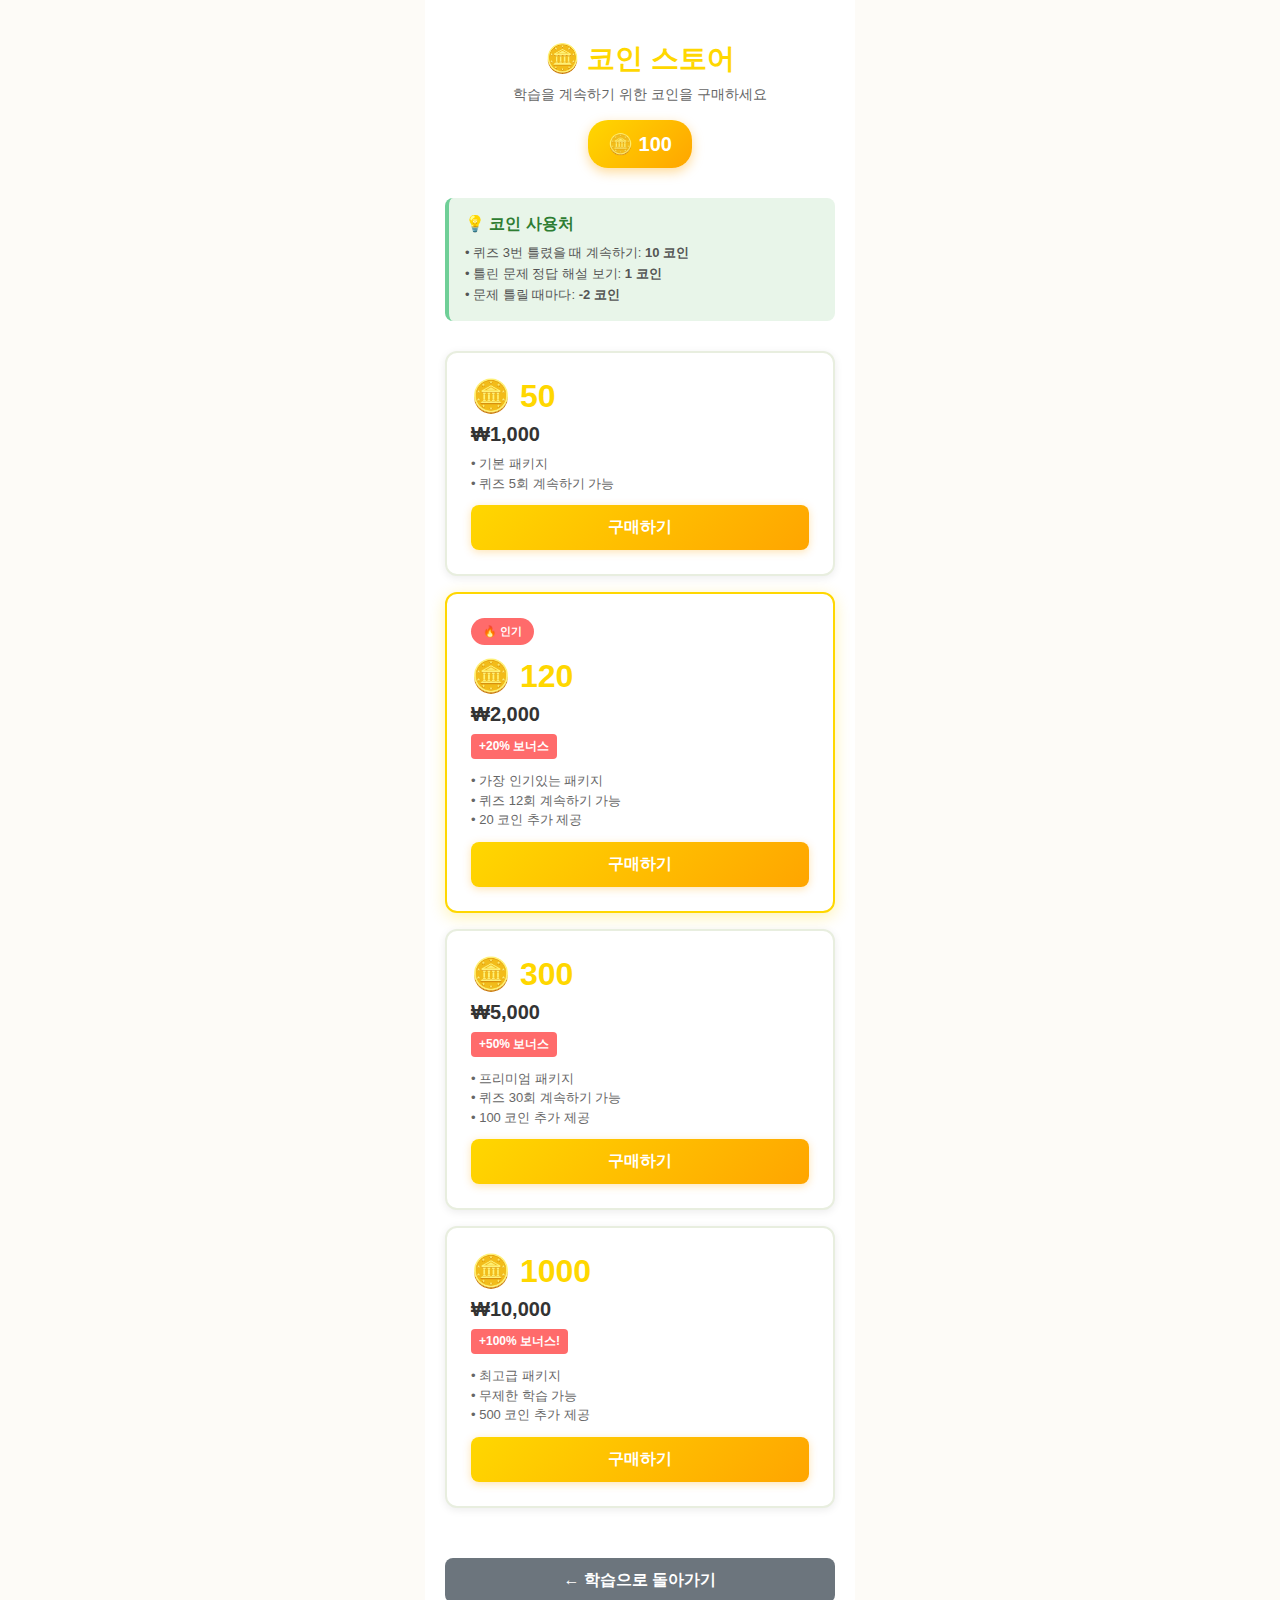
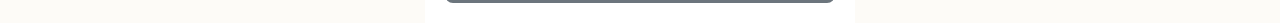
<file: coin-shop.html>
<!DOCTYPE html>
<html lang="ko">
<head>
    <meta charset="UTF-8">
    <meta name="viewport" content="width=device-width, initial-scale=1.0">
    <title>코인 스토어 - Read Aloud Korean</title>
    <style>
        * {
            margin: 0;
            padding: 0;
            box-sizing: border-box;
        }

        body {
            font-family: -apple-system, BlinkMacSystemFont, "Segoe UI", Roboto, sans-serif;
            background: #FDFBF7;
            min-height: 100vh;
            color: #333;
        }

        .container {
            max-width: 430px;
            margin: 0 auto;
            background: white;
            min-height: 100vh;
            padding: 20px;
        }

        .header {
            text-align: center;
            margin-bottom: 30px;
            padding-top: 20px;
        }

        .header h1 {
            font-size: 28px;
            margin-bottom: 8px;
            color: #FFD700;
        }

        .current-coins {
            background: linear-gradient(135deg, #FFD700 0%, #FFA500 100%);
            color: white;
            padding: 12px 20px;
            border-radius: 20px;
            font-size: 20px;
            font-weight: 700;
            display: inline-block;
            margin-top: 16px;
            box-shadow: 0 4px 12px rgba(255, 165, 0, 0.4);
        }

        .coin-packages {
            display: grid;
            gap: 16px;
            margin-bottom: 30px;
        }

        .coin-package {
            background: white;
            border-radius: 12px;
            padding: 24px;
            box-shadow: 0 2px 8px rgba(0,0,0,0.08);
            border: 2px solid #E8EEDF;
            transition: all 0.3s;
            cursor: pointer;
        }

        .coin-package:hover {
            transform: translateY(-4px);
            box-shadow: 0 8px 20px rgba(0,0,0,0.12);
            border-color: #FFD700;
        }

        .coin-package.popular {
            border-color: #FFD700;
            box-shadow: 0 4px 16px rgba(255, 215, 0, 0.3);
        }

        .coin-amount {
            font-size: 32px;
            font-weight: 700;
            color: #FFD700;
            margin-bottom: 8px;
        }

        .coin-price {
            font-size: 20px;
            font-weight: 600;
            color: #333;
            margin-bottom: 8px;
        }

        .coin-bonus {
            background: #FF6B6B;
            color: white;
            padding: 4px 8px;
            border-radius: 4px;
            font-size: 12px;
            font-weight: 600;
            display: inline-block;
            margin-bottom: 12px;
        }

        .coin-description {
            font-size: 13px;
            color: #666;
            line-height: 1.5;
        }

        .popular-badge {
            background: #FF6B6B;
            color: white;
            padding: 6px 12px;
            border-radius: 20px;
            font-size: 11px;
            font-weight: 700;
            display: inline-block;
            margin-bottom: 12px;
        }

        .buy-btn {
            background: linear-gradient(135deg, #FFD700 0%, #FFA500 100%);
            color: white;
            border: none;
            padding: 12px;
            border-radius: 8px;
            font-size: 16px;
            font-weight: 600;
            cursor: pointer;
            width: 100%;
            margin-top: 12px;
            box-shadow: 0 2px 8px rgba(255, 165, 0, 0.3);
            transition: all 0.3s;
        }

        .buy-btn:hover {
            transform: translateY(-2px);
            box-shadow: 0 4px 12px rgba(255, 165, 0, 0.5);
        }

        .back-btn {
            background: #6c757d;
            color: white;
            border: none;
            padding: 12px 24px;
            border-radius: 8px;
            font-size: 16px;
            font-weight: 600;
            cursor: pointer;
            width: 100%;
            margin-top: 20px;
        }

        .info-box {
            background: #E8F5E9;
            border-left: 4px solid #6FCF97;
            padding: 16px;
            border-radius: 8px;
            margin-bottom: 30px;
        }

        .info-title {
            font-weight: 700;
            margin-bottom: 8px;
            color: #2E7D32;
        }

        .info-text {
            font-size: 13px;
            color: #555;
            line-height: 1.6;
        }
    </style>
</head>
<body>
    <div class="container">
        <div class="header">
            <h1>🪙 코인 스토어</h1>
            <p style="color: #666; font-size: 14px;">학습을 계속하기 위한 코인을 구매하세요</p>
            <div class="current-coins" id="currentCoins">🪙 0</div>
        </div>

        <div class="info-box">
            <div class="info-title">💡 코인 사용처</div>
            <div class="info-text">
                • 퀴즈 3번 틀렸을 때 계속하기: <strong>10 코인</strong><br>
                • 틀린 문제 정답 해설 보기: <strong>1 코인</strong><br>
                • 문제 틀릴 때마다: <strong>-2 코인</strong>
            </div>
        </div>

        <div class="coin-packages">
            <div class="coin-package" onclick="buyCoinPackage('starter', 50, 1000)">
                <div class="coin-amount">🪙 50</div>
                <div class="coin-price">₩1,000</div>
                <div class="coin-description">
                    • 기본 패키지<br>
                    • 퀴즈 5회 계속하기 가능
                </div>
                <button class="buy-btn">구매하기</button>
            </div>

            <div class="coin-package popular" onclick="buyCoinPackage('standard', 120, 2000)">
                <div class="popular-badge">🔥 인기</div>
                <div class="coin-amount">🪙 120</div>
                <div class="coin-price">₩2,000</div>
                <div class="coin-bonus">+20% 보너스</div>
                <div class="coin-description">
                    • 가장 인기있는 패키지<br>
                    • 퀴즈 12회 계속하기 가능<br>
                    • 20 코인 추가 제공
                </div>
                <button class="buy-btn">구매하기</button>
            </div>

            <div class="coin-package" onclick="buyCoinPackage('premium', 300, 5000)">
                <div class="coin-amount">🪙 300</div>
                <div class="coin-price">₩5,000</div>
                <div class="coin-bonus">+50% 보너스</div>
                <div class="coin-description">
                    • 프리미엄 패키지<br>
                    • 퀴즈 30회 계속하기 가능<br>
                    • 100 코인 추가 제공
                </div>
                <button class="buy-btn">구매하기</button>
            </div>

            <div class="coin-package" onclick="buyCoinPackage('unlimited', 1000, 10000)">
                <div class="coin-amount">🪙 1000</div>
                <div class="coin-price">₩10,000</div>
                <div class="coin-bonus">+100% 보너스!</div>
                <div class="coin-description">
                    • 최고급 패키지<br>
                    • 무제한 학습 가능<br>
                    • 500 코인 추가 제공
                </div>
                <button class="buy-btn">구매하기</button>
            </div>
        </div>

        <button class="back-btn" onclick="goBack()">← 학습으로 돌아가기</button>
    </div>

    <script>
        // 현재 코인 표시
        const savedCoins = localStorage.getItem('userCoins') || 100;
        document.getElementById('currentCoins').textContent = `🪙 ${savedCoins}`;

        function buyCoinPackage(packageType, coins, price) {
            alert(`🚧 결제 시스템 준비 중입니다.\n\n패키지: ${coins} 코인\n가격: ₩${price.toLocaleString()}\n\n실제 결제 기능은 추후 추가될 예정입니다.`);
            
            // 테스트용: 코인 즉시 추가
            if (confirm('테스트용으로 코인을 추가하시겠습니까?')) {
                let currentCoins = parseInt(localStorage.getItem('userCoins') || 100);
                currentCoins += coins;
                localStorage.setItem('userCoins', currentCoins);
                document.getElementById('currentCoins').textContent = `🪙 ${currentCoins}`;
                alert(`✅ ${coins} 코인이 추가되었습니다!\n현재 코인: ${currentCoins}개`);
            }
        }

        function goBack() {
            window.history.back();
        }
    </script>
</body>
</html>
</file>
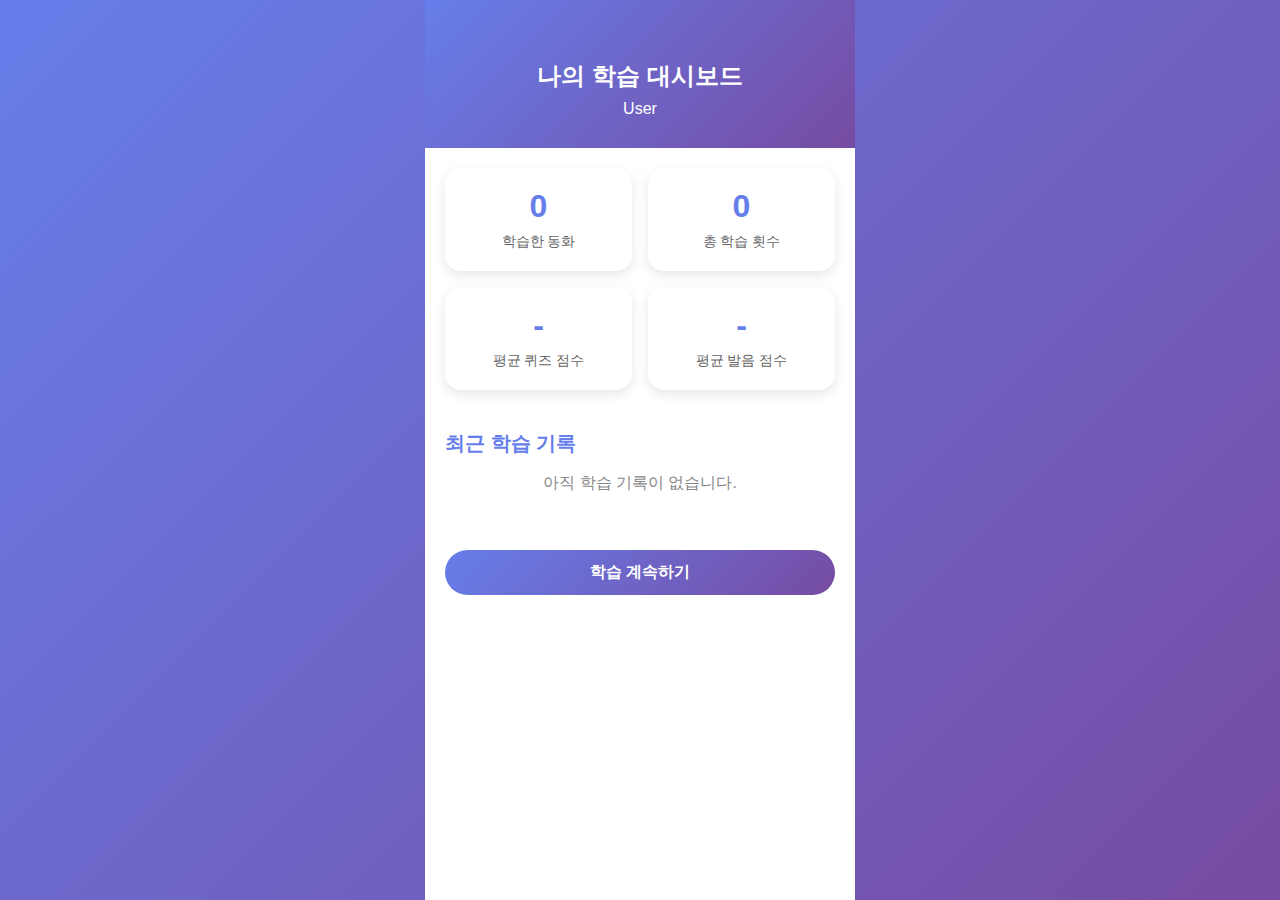
<file: dashboard.html>
<!DOCTYPE html>
<html lang="ko">
<head>
    <meta charset="UTF-8">
    <meta name="viewport" content="width=device-width, initial-scale=1.0, maximum-scale=1.0, user-scalable=no">
    <title>Read Aloud Korean - 대시보드</title>
    <style>
        * {
            margin: 0;
            padding: 0;
            box-sizing: border-box;
        }

        body {
            font-family: -apple-system, BlinkMacSystemFont, "Segoe UI", Roboto, sans-serif;
            background: linear-gradient(135deg, #667eea 0%, #764ba2 100%);
            min-height: 100vh;
            color: #333;
        }

        .container {
            max-width: 430px;
            margin: 0 auto;
            background: white;
            min-height: 100vh;
        }

        .header {
            background: linear-gradient(135deg, #667eea 0%, #764ba2 100%);
            color: white;
            padding: 60px 20px 30px;
            text-align: center;
        }

        .header h1 {
            font-size: 24px;
            margin-bottom: 8px;
        }

        .stats-grid {
            display: grid;
            grid-template-columns: repeat(2, 1fr);
            gap: 16px;
            padding: 20px;
        }

        .stat-card {
            background: white;
            border-radius: 16px;
            padding: 20px;
            box-shadow: 0 4px 12px rgba(0,0,0,0.1);
            text-align: center;
        }

        .stat-value {
            font-size: 32px;
            font-weight: 700;
            color: #667eea;
            margin-bottom: 8px;
        }

        .stat-label {
            font-size: 14px;
            color: #666;
        }

        .section {
            padding: 20px;
        }

        .section-title {
            font-size: 20px;
            font-weight: 700;
            color: #667eea;
            margin-bottom: 16px;
        }

        .record-item {
            background: white;
            border-radius: 12px;
            padding: 16px;
            margin-bottom: 12px;
            box-shadow: 0 2px 8px rgba(0,0,0,0.05);
        }

        .record-title {
            font-size: 16px;
            font-weight: 700;
            color: #333;
            margin-bottom: 8px;
        }

        .record-meta {
            font-size: 13px;
            color: #888;
        }

        .btn {
            background: linear-gradient(135deg, #667eea 0%, #764ba2 100%);
            color: white;
            border: none;
            padding: 12px 24px;
            border-radius: 25px;
            font-size: 16px;
            font-weight: 600;
            cursor: pointer;
            width: 100%;
            margin-top: 16px;
        }
    </style>
</head>
<body>
    <div class="container">
        <div class="header">
            <h1>나의 학습 대시보드</h1>
            <p id="userName">User</p>
        </div>

        <div class="stats-grid">
            <div class="stat-card">
                <div class="stat-value" id="totalStories">0</div>
                <div class="stat-label">학습한 동화</div>
            </div>
            <div class="stat-card">
                <div class="stat-value" id="totalSessions">0</div>
                <div class="stat-label">총 학습 횟수</div>
            </div>
            <div class="stat-card">
                <div class="stat-value" id="avgQuiz">0</div>
                <div class="stat-label">평균 퀴즈 점수</div>
            </div>
            <div class="stat-card">
                <div class="stat-value" id="avgPronunciation">0</div>
                <div class="stat-label">평균 발음 점수</div>
            </div>
        </div>

        <div class="section">
            <div class="section-title">최근 학습 기록</div>
            <div id="recentRecords">
                <p style="color: #888; text-align: center;">학습 기록을 불러오는 중...</p>
            </div>
        </div>

        <div class="section">
            <button class="btn" onclick="location.href='index.html'">
                학습 계속하기
            </button>
        </div>
    </div>

    <script>
        const API_BASE = 'http://localhost:8080/api';
        const USER_ID = '00000000-0000-0000-0000-000000000001'; // 테스트 사용자

        async function loadDashboard() {
            try {
                const response = await fetch(`${API_BASE}/user/dashboard/${USER_ID}`);
                const data = await response.json();

                if (data.error) {
                    console.log('Supabase 미설정, 로컬 데이터 표시');
                    loadLocalData();
                    return;
                }

                // 통계 표시
                document.getElementById('totalStories').textContent = data.stats.total_stories_studied;
                document.getElementById('totalSessions').textContent = data.stats.total_sessions;
                document.getElementById('avgQuiz').textContent = data.stats.avg_quiz_score;
                document.getElementById('avgPronunciation').textContent = data.stats.avg_pronunciation_score;

                // 학습 기록 표시
                const recordsEl = document.getElementById('recentRecords');
                if (data.records.length === 0) {
                    recordsEl.innerHTML = '<p style="color: #888; text-align: center;">아직 학습 기록이 없습니다.</p>';
                } else {
                    recordsEl.innerHTML = data.records.slice(0, 10).map(r => `
                        <div class="record-item">
                            <div class="record-title">${r.story_title}</div>
                            <div class="record-meta">
                                ${r.study_date} | ${r.level} | 
                                퀴즈: ${r.quiz_score || '-'}점 | 
                                발음: ${r.pronunciation_score || '-'}점
                            </div>
                        </div>
                    `).join('');
                }
            } catch (error) {
                console.log('대시보드 로드 오류:', error);
                loadLocalData();
            }
        }

        function loadLocalData() {
            // Supabase 없이 로컬 데이터 표시
            document.getElementById('totalStories').textContent = '0';
            document.getElementById('totalSessions').textContent = '0';
            document.getElementById('avgQuiz').textContent = '-';
            document.getElementById('avgPronunciation').textContent = '-';
            
            document.getElementById('recentRecords').innerHTML = `
                <p style="color: #888; text-align: center;">
                    아직 학습 기록이 없습니다.
                </p>
            `;
        }

        loadDashboard();
    </script>
</body>
</html>
</file>
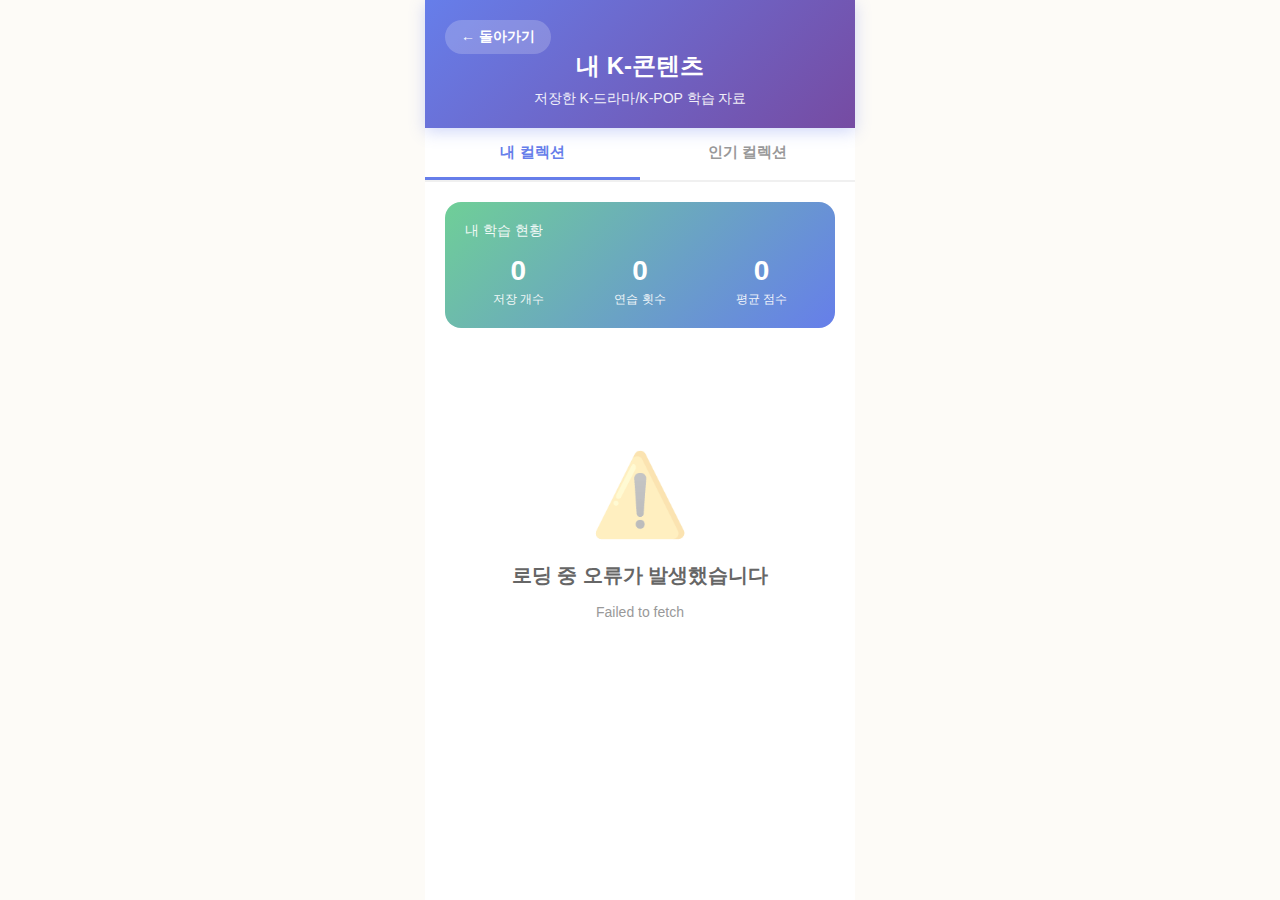
<file: my-k-content.html>
<!DOCTYPE html>
<html lang="ko">
<head>
    <meta charset="UTF-8">
    <meta name="viewport" content="width=device-width, initial-scale=1.0">
    <title>내 K-콘텐츠 컬렉션 - Read Aloud Korean</title>
    <style>
        * {
            margin: 0;
            padding: 0;
            box-sizing: border-box;
        }

        body {
            font-family: -apple-system, BlinkMacSystemFont, "Segoe UI", Roboto, sans-serif;
            background: #FDFBF7;
            min-height: 100vh;
            color: #333;
        }

        .container {
            max-width: 430px;
            margin: 0 auto;
            background: white;
            min-height: 100vh;
            padding-bottom: 80px;
        }

        .header {
            background: linear-gradient(135deg, #667eea 0%, #764ba2 100%);
            color: white;
            padding: 50px 20px 20px;
            text-align: center;
            position: sticky;
            top: 0;
            z-index: 100;
            box-shadow: 0 4px 15px rgba(102, 126, 234, 0.3);
        }

        .header h1 {
            font-size: 24px;
            margin-bottom: 8px;
            font-weight: 700;
        }

        .header p {
            font-size: 14px;
            opacity: 0.9;
        }

        .back-btn {
            position: absolute;
            top: 20px;
            left: 20px;
            background: rgba(255, 255, 255, 0.2);
            color: white;
            border: none;
            padding: 8px 16px;
            border-radius: 20px;
            cursor: pointer;
            font-size: 14px;
            font-weight: 600;
        }

        .back-btn:hover {
            background: rgba(255, 255, 255, 0.3);
        }

        .tabs {
            display: flex;
            background: white;
            border-bottom: 2px solid #f0f0f0;
            position: sticky;
            top: 102px;
            z-index: 99;
        }

        .tab-btn {
            flex: 1;
            padding: 15px;
            background: none;
            border: none;
            font-size: 15px;
            font-weight: 600;
            color: #999;
            cursor: pointer;
            border-bottom: 3px solid transparent;
            transition: all 0.3s;
        }

        .tab-btn.active {
            color: #667eea;
            border-bottom-color: #667eea;
        }

        .content {
            padding: 20px;
        }

        .empty-state {
            text-align: center;
            padding: 60px 20px;
        }

        .empty-state-icon {
            font-size: 80px;
            margin-bottom: 20px;
            opacity: 0.3;
        }

        .empty-state h3 {
            font-size: 20px;
            margin-bottom: 12px;
            color: #666;
        }

        .empty-state p {
            font-size: 14px;
            color: #999;
            line-height: 1.6;
        }

        .k-content-card {
            background: white;
            border: 2px solid #f0f0f0;
            border-radius: 16px;
            padding: 20px;
            margin-bottom: 16px;
            box-shadow: 0 2px 8px rgba(0, 0, 0, 0.05);
            transition: all 0.3s;
        }

        .k-content-card:hover {
            box-shadow: 0 4px 15px rgba(102, 126, 234, 0.15);
            border-color: #667eea;
        }

        .k-content-header {
            display: flex;
            justify-content: space-between;
            align-items: flex-start;
            margin-bottom: 15px;
        }

        .k-content-source {
            flex: 1;
        }

        .k-content-type {
            display: inline-block;
            padding: 4px 12px;
            border-radius: 12px;
            font-size: 11px;
            font-weight: 600;
            margin-bottom: 6px;
        }

        .type-drama { background: #FFE4E6; color: #E11D48; }
        .type-kpop { background: #DBEAFE; color: #2563EB; }
        .type-variety { background: #FEF3C7; color: #D97706; }
        .type-movie { background: #E0E7FF; color: #6366F1; }

        .k-content-title {
            font-size: 16px;
            font-weight: 700;
            color: #333;
            margin-bottom: 4px;
        }

        .k-content-artist {
            font-size: 13px;
            color: #999;
        }

        .k-content-text {
            background: linear-gradient(135deg, #667eea 0%, #764ba2 100%);
            color: white;
            padding: 16px;
            border-radius: 12px;
            font-size: 16px;
            line-height: 1.7;
            margin-bottom: 15px;
            font-weight: 500;
        }

        .k-content-stats {
            display: flex;
            gap: 8px;
            margin-bottom: 15px;
            flex-wrap: wrap;
        }

        .stat-badge {
            padding: 6px 12px;
            border-radius: 15px;
            font-size: 12px;
            font-weight: 600;
        }

        .badge-difficulty {
            background: #FFF3CD;
            color: #856404;
        }

        .badge-topik {
            background: #E8F4F8;
            color: #0369A1;
        }

        .badge-score {
            background: #D1FAE5;
            color: #065F46;
        }

        .k-content-actions {
            display: flex;
            gap: 8px;
        }

        .action-btn {
            flex: 1;
            padding: 10px;
            border: none;
            border-radius: 10px;
            font-size: 13px;
            font-weight: 600;
            cursor: pointer;
            transition: all 0.2s;
        }

        .btn-play {
            background: #667eea;
            color: white;
        }

        .btn-play:hover {
            background: #5568d3;
        }

        .btn-practice {
            background: #27ae60;
            color: white;
        }

        .btn-practice:hover {
            background: #229954;
        }

        .btn-delete {
            background: #fee;
            color: #e74c3c;
        }

        .btn-delete:hover {
            background: #e74c3c;
            color: white;
        }

        .loading {
            text-align: center;
            padding: 40px;
            color: #999;
        }

        .stats-header {
            background: linear-gradient(135deg, #6FCF97 0%, #667eea 100%);
            padding: 20px;
            border-radius: 16px;
            color: white;
            margin-bottom: 20px;
        }

        .stats-grid {
            display: grid;
            grid-template-columns: repeat(3, 1fr);
            gap: 15px;
            margin-top: 15px;
        }

        .stat-item {
            text-align: center;
        }

        .stat-number {
            font-size: 28px;
            font-weight: 800;
            margin-bottom: 4px;
        }

        .stat-label {
            font-size: 12px;
            opacity: 0.9;
        }
    </style>
</head>
<body>
    <div class="container">
        <div class="header">
            <button class="back-btn" onclick="location.href='index.html'">← 돌아가기</button>
            <h1>내 K-콘텐츠</h1>
            <p>저장한 K-드라마/K-POP 학습 자료</p>
        </div>

        <div class="tabs">
            <button class="tab-btn active" onclick="switchTab('my')">내 컬렉션</button>
            <button class="tab-btn" onclick="switchTab('public')">인기 컬렉션</button>
        </div>

        <div class="content">
            <!-- 통계 -->
            <div class="stats-header" id="statsSection">
                <div style="font-size: 14px; opacity: 0.9; margin-bottom: 5px;">내 학습 현황</div>
                <div class="stats-grid">
                    <div class="stat-item">
                        <div class="stat-number" id="totalCount">0</div>
                        <div class="stat-label">저장 개수</div>
                    </div>
                    <div class="stat-item">
                        <div class="stat-number" id="practiceCount">0</div>
                        <div class="stat-label">연습 횟수</div>
                    </div>
                    <div class="stat-item">
                        <div class="stat-number" id="avgScore">0</div>
                        <div class="stat-label">평균 점수</div>
                    </div>
                </div>
            </div>

            <!-- 내 컬렉션 -->
            <div id="myCollectionTab">
                <div id="collectionList" class="loading">
                    로딩 중...
                </div>
            </div>

            <!-- 인기 컬렉션 -->
            <div id="publicCollectionTab" style="display: none;">
                <div id="publicList" class="loading">
                    로딩 중...
                </div>
            </div>
        </div>
    </div>

    <script>
        const API_BASE = 'http://localhost:8080/api';
        const currentUserId = localStorage.getItem('userId') || '00000000-0000-0000-0000-000000000001';
        let myCollection = [];
        let publicCollection = [];

        // 페이지 로드 시 초기화
        window.addEventListener('DOMContentLoaded', () => {
            loadMyCollection();
        });

        function switchTab(tab) {
            const myTab = document.getElementById('myCollectionTab');
            const publicTab = document.getElementById('publicCollectionTab');
            const tabs = document.querySelectorAll('.tab-btn');
            
            if (tab === 'my') {
                myTab.style.display = 'block';
                publicTab.style.display = 'none';
                tabs[0].classList.add('active');
                tabs[1].classList.remove('active');
                if (myCollection.length === 0) loadMyCollection();
            } else {
                myTab.style.display = 'none';
                publicTab.style.display = 'block';
                tabs[0].classList.remove('active');
                tabs[1].classList.add('active');
                if (publicCollection.length === 0) loadPublicCollection();
            }
        }

        async function loadMyCollection() {
            const listEl = document.getElementById('collectionList');
            
            try {
                const response = await fetch(`${API_BASE}/k-content/my-collection?user_id=${currentUserId}`);
                const data = await response.json();
                
                myCollection = data.collection || [];
                
                if (myCollection.length === 0) {
                    listEl.innerHTML = `
                        <div class="empty-state">
                            <div class="empty-state-icon">📭</div>
                            <h3>아직 저장된 K-콘텐츠가 없어요</h3>
                            <p>
                                동화 학습 중 "K-콘텐츠 추가하기" 버튼을 눌러<br>
                                좋아하는 K-드라마/K-POP 대사를 추가해보세요!
                            </p>
                        </div>
                    `;
                    updateStats(0, 0, 0);
                    return;
                }
                
                // 통계 계산
                const totalPractice = myCollection.reduce((sum, item) => sum + (item.practice_count || 0), 0);
                const scoresWithData = myCollection.filter(item => item.pronunciation_score);
                const avgScore = scoresWithData.length > 0 
                    ? Math.round(scoresWithData.reduce((sum, item) => sum + item.pronunciation_score, 0) / scoresWithData.length)
                    : 0;
                
                updateStats(myCollection.length, totalPractice, avgScore);
                
                // 컬렉션 렌더링
                listEl.innerHTML = myCollection.map(item => renderKContentCard(item)).join('');
                
            } catch (error) {
                console.error('컬렉션 로드 오류:', error);
                listEl.innerHTML = `
                    <div class="empty-state">
                        <div class="empty-state-icon">⚠️</div>
                        <h3>로딩 중 오류가 발생했습니다</h3>
                        <p>${error.message}</p>
                    </div>
                `;
            }
        }

        function renderKContentCard(item) {
            const typeLabels = {
                'drama': '📺 드라마',
                'kpop': '🎵 K-POP',
                'variety': '🎬 예능',
                'movie': '🎥 영화',
                'other': '📝 기타'
            };
            
            const typeLabel = typeLabels[item.content_type] || '📝 기타';
            const typeClass = `type-${item.content_type}`;
            
            return `
                <div class="k-content-card">
                    <div class="k-content-header">
                        <div class="k-content-source">
                            <div class="k-content-type ${typeClass}">${typeLabel}</div>
                            ${item.source_title ? `<div class="k-content-title">${item.source_title}</div>` : ''}
                            ${item.source_artist ? `<div class="k-content-artist">${item.source_artist}</div>` : ''}
                        </div>
                    </div>
                    
                    <div class="k-content-text">"${item.content_text}"</div>
                    
                    <div class="k-content-stats">
                        ${item.difficulty_level ? `<span class="stat-badge badge-difficulty">🎯 ${getDifficultyLabel(item.difficulty_level)}</span>` : ''}
                        ${item.pronunciation_score ? `<span class="stat-badge badge-score">🎤 ${item.pronunciation_score}점</span>` : ''}
                        ${item.practice_count > 0 ? `<span class="stat-badge" style="background: #E0E7FF; color: #4F46E5;">📚 ${item.practice_count}회 연습</span>` : ''}
                    </div>
                    
                    <div class="k-content-actions">
                        <button class="action-btn btn-play" onclick="playKContent('${escapeQuotes(item.content_text)}')">
                            ▶ 듣기
                        </button>
                        <button class="action-btn btn-practice" onclick="practiceKContent('${item.id}', '${escapeQuotes(item.content_text)}')">
                            🎤 연습
                        </button>
                        <button class="action-btn btn-delete" onclick="deleteKContent('${item.id}')">
                            🗑️
                        </button>
                    </div>
                </div>
            `;
        }

        function getDifficultyLabel(level) {
            const labels = {
                'beginner': '초급',
                'intermediate': '중급',
                'advanced': '고급'
            };
            return labels[level] || level;
        }

        function updateStats(total, practice, avgScore) {
            document.getElementById('totalCount').textContent = total;
            document.getElementById('practiceCount').textContent = practice;
            document.getElementById('avgScore').textContent = avgScore;
        }

        async function loadPublicCollection() {
            const listEl = document.getElementById('publicList');
            
            try {
                const response = await fetch(`${API_BASE}/k-content/public?limit=30`);
                const data = await response.json();
                
                publicCollection = data.popular_content || [];
                
                if (publicCollection.length === 0) {
                    listEl.innerHTML = `
                        <div class="empty-state">
                            <div class="empty-state-icon">🌟</div>
                            <h3>아직 공유된 콘텐츠가 없어요</h3>
                            <p>첫 번째로 K-콘텐츠를 공유해보세요!</p>
                        </div>
                    `;
                    return;
                }
                
                // 인기 컬렉션 렌더링
                listEl.innerHTML = publicCollection.map(item => renderPublicCard(item)).join('');
                
            } catch (error) {
                console.error('인기 컬렉션 로드 오류:', error);
                listEl.innerHTML = `
                    <div class="empty-state">
                        <div class="empty-state-icon">⚠️</div>
                        <h3>로딩 중 오류가 발생했습니다</h3>
                    </div>
                `;
            }
        }

        function renderPublicCard(item) {
            const typeLabels = {
                'drama': '📺',
                'kpop': '🎵',
                'variety': '🎬',
                'movie': '🎥',
                'other': '📝'
            };
            
            const typeIcon = typeLabels[item.content_type] || '📝';
            
            return `
                <div class="k-content-card">
                    <div class="k-content-text" style="background: linear-gradient(135deg, #a8edea 0%, #fed6e3 100%); color: #2d3436;">
                        "${item.content_text}"
                    </div>
                    
                    <div style="display: flex; justify-content: space-between; align-items: center; margin-bottom: 12px;">
                        <div style="font-size: 14px; font-weight: 600; color: #333;">
                            ${typeIcon} ${item.source_title || 'K-콘텐츠'}
                        </div>
                        <div style="font-size: 13px; color: #999;">
                            💚 ${item.likes_count || 0} · 📚 ${item.bookmarks_count || 0}
                        </div>
                    </div>
                    
                    <div class="k-content-actions">
                        <button class="action-btn btn-play" onclick="playKContent('${escapeQuotes(item.content_text)}')">
                            ▶ 듣기
                        </button>
                        <button class="action-btn btn-practice" onclick="practiceKContent('${item.id}', '${escapeQuotes(item.content_text)}')">
                            🎤 연습
                        </button>
                        <button class="action-btn" style="background: #667eea; color: white;" onclick="bookmarkKContent('${item.id}')">
                            💾 저장
                        </button>
                    </div>
                </div>
            `;
        }

        async function playKContent(text) {
            // TTS로 재생 (기존 togglePlay 함수 활용 필요)
            alert('듣기 기능: "' + text + '" 재생');
            // TODO: index.html의 TTS 시스템 연동
        }

        async function practiceKContent(contentId, text) {
            // 따라 읽기 연습
            alert('연습 시작: "' + text + '"');
            // TODO: 발음 평가 시스템 연동
        }

        async function deleteKContent(contentId) {
            if (!confirm('정말 삭제하시겠습니까?')) return;
            
            try {
                const response = await fetch(`${API_BASE}/k-content/${contentId}?user_id=${currentUserId}`, {
                    method: 'DELETE'
                });
                
                if (response.ok) {
                    alert('✅ 삭제되었습니다');
                    loadMyCollection();  // 목록 새로고침
                } else {
                    alert('❌ 삭제 실패');
                }
            } catch (error) {
                alert('삭제 중 오류: ' + error.message);
            }
        }

        async function bookmarkKContent(contentId) {
            alert('북마크 기능은 추후 구현 예정입니다.');
        }

        function escapeQuotes(str) {
            if (!str) return '';
            return str.replace(/'/g, "\\'").replace(/"/g, '&quot;');
        }
    </script>
</body>
</html>
</file>
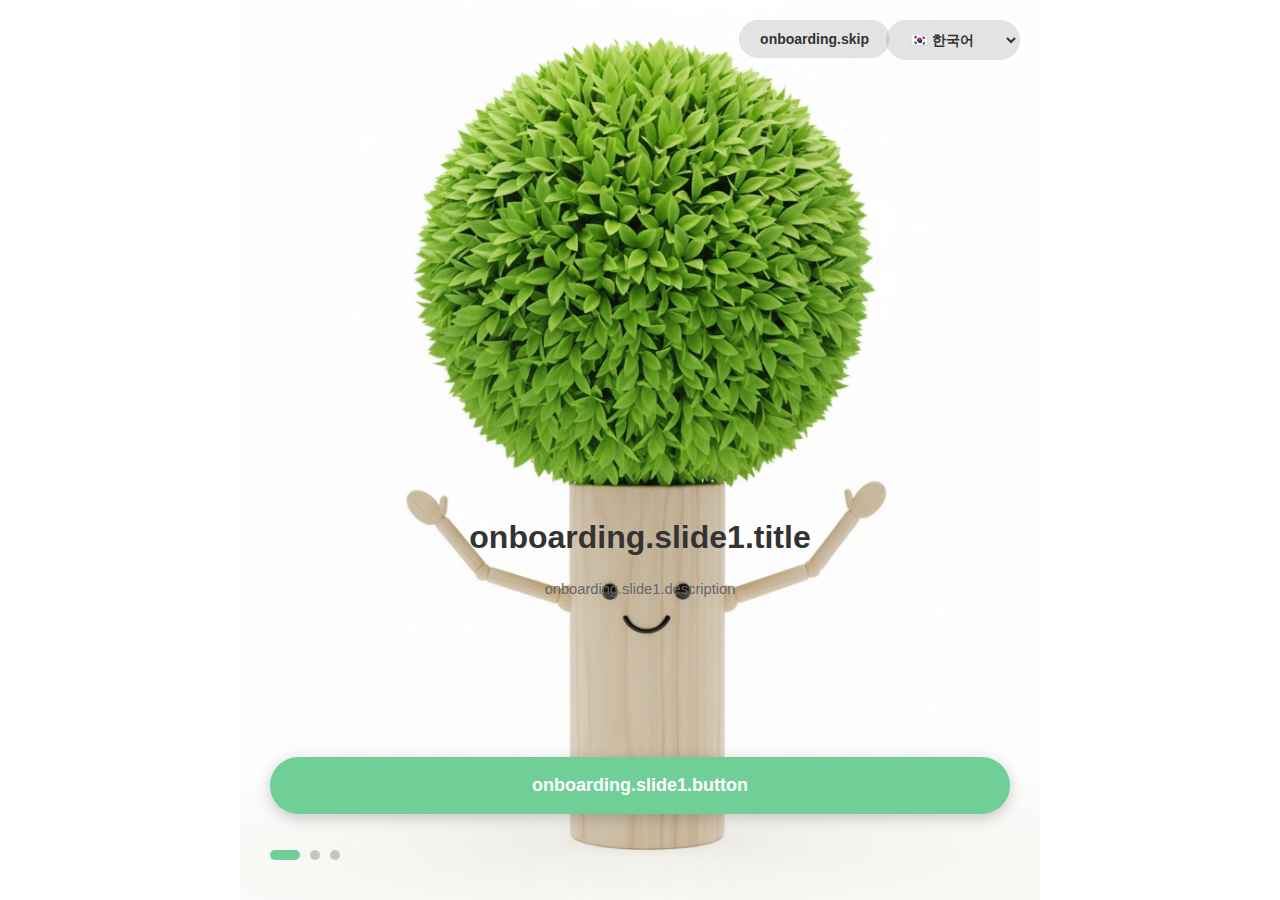
<file: onboarding.html>
<!DOCTYPE html>
<html lang="ko">
<head>
    <meta charset="UTF-8">
    <meta name="viewport" content="width=device-width, initial-scale=1.0">
    <title>Read Aloud Korean - 환영합니다!</title>
    <style>
        * {
            margin: 0;
            padding: 0;
            box-sizing: border-box;
        }

        body {
            font-family: -apple-system, BlinkMacSystemFont, 'Segoe UI', sans-serif;
            background: #FFFFFF;
            min-height: 100vh;
            min-height: 100dvh; /* 동적 뷰포트 */
            display: flex;
            justify-content: center;
            align-items: center;
            overflow: hidden;
            /* iOS Safe Area */
            padding-top: env(safe-area-inset-top);
            padding-bottom: env(safe-area-inset-bottom);
        }

        .onboarding-container {
            width: 100%;
            min-width: 430px; /* iPhone 16 Pro 최소 */
            max-width: 800px; /* Desktop 최대 (온보딩은 좀 더 작게) */
            height: 100vh;
            height: 100dvh;
            max-height: calc(100dvh - env(safe-area-inset-top) - env(safe-area-inset-bottom));
            position: relative;
            overflow: hidden;
        }
        
        @media (max-width: 768px) {
            .onboarding-container {
                min-width: 100%;
            }
        }

        .slides-wrapper {
            display: flex;
            transition: transform 0.5s cubic-bezier(0.4, 0, 0.2, 1);
            height: 100%;
        }

        .slide {
            min-width: 100%;
            padding: 40px 30px;
            display: flex;
            flex-direction: column;
            justify-content: space-between;
            align-items: center;
            text-align: center;
            color: #333;
            background-size: cover;
            background-position: center;
            background-repeat: no-repeat;
            background-color: #FFFFFF;
            position: relative;
        }
        
        .slide::before {
            display: none;
        }
        
        .slide > * {
            position: relative;
            z-index: 1;
        }

        .slide-content {
            flex: 1;
            display: flex;
            flex-direction: column;
            justify-content: center;
            align-items: center;
            margin-top: 300px;
        }
        
        /* 첫 페이지만 50px 더 아래로 */
        .slide:first-child .slide-content {
            margin-top: 350px;
        }

        .illustration-placeholder {
            display: none;
        }

        .slide-title {
            font-size: 32px;
            font-weight: 800;
            margin-bottom: 20px;
            line-height: 1.3;
            color: #333;
            text-shadow: none;
        }

        .slide-description {
            font-size: 11pt;
            line-height: 1.4;
            opacity: 1;
            max-width: 400px;
            margin-bottom: 30px;
            color: #666;
            text-shadow: none;
        }

        .features-list {
            list-style: none;
            text-align: left;
            margin-top: 10px;
            max-width: 350px;
        }

        .features-list li {
            font-size: 16px;
            margin-bottom: 6px;
            padding-left: 35px;
            position: relative;
            line-height: 1.3;
            color: #333;
            text-shadow: none;
        }

        .features-list li:before {
            content: '•';
            position: absolute;
            left: 0;
            font-size: 24px;
            color: #333;
        }

        .navigation {
            display: flex;
            flex-direction: column;
            gap: 16px;
            width: 100%;
        }

        .btn {
            padding: 18px 40px;
            font-size: 18px;
            font-weight: 700;
            border: none;
            border-radius: 50px;
            cursor: pointer;
            transition: all 0.3s;
            box-shadow: 0 4px 15px rgba(0, 0, 0, 0.2);
            width: 100%;
        }

        .btn-primary {
            background: #6FCF97;
            color: white;
        }

        .btn-primary:hover {
            transform: translateY(-2px);
            box-shadow: 0 6px 20px rgba(111, 207, 151, 0.3);
        }

        .btn-secondary {
            background: transparent;
            color: #333;
            border: 2px solid #333;
        }

        .btn-secondary:hover {
            background: rgba(0, 0, 0, 0.05);
        }

        .progress-dots {
            display: flex;
            gap: 10px;
            margin-top: 20px;
        }

        .dot {
            width: 10px;
            height: 10px;
            border-radius: 50%;
            background: rgba(0, 0, 0, 0.2);
            transition: all 0.3s;
        }

        .dot.active {
            width: 30px;
            border-radius: 5px;
            background: #6FCF97;
        }

        .skip-btn {
            position: absolute;
            top: 20px;
            right: 20px;
            background: rgba(0, 0, 0, 0.1);
            color: #333;
            border: 1px solid #E0E0E0;
            padding: 10px 20px;
            border-radius: 20px;
            cursor: pointer;
            font-size: 14px;
            font-weight: 600;
            z-index: 10;
        }

        .skip-btn:hover {
            background: rgba(0, 0, 0, 0.15);
        }
        
        .back-btn {
            position: absolute;
            top: 20px;
            left: 20px;
            background: rgba(0, 0, 0, 0.1);
            color: #333;
            border: 1px solid #E0E0E0;
            padding: 10px 20px;
            border-radius: 20px;
            cursor: pointer;
            font-size: 14px;
            font-weight: 600;
            z-index: 10;
            display: none;
        }
        
        .back-btn:hover {
            background: rgba(0, 0, 0, 0.15);
        }
        
        .back-btn.visible {
            display: block;
        }

        /* 애니메이션 */
        @keyframes fadeInUp {
            from {
                opacity: 0;
                transform: translateY(30px);
            }
            to {
                opacity: 1;
                transform: translateY(0);
            }
        }

        .slide.active .slide-content > * {
            animation: fadeInUp 0.6s ease-out forwards;
        }

        .slide.active .slide-content > *:nth-child(1) { animation-delay: 0.1s; }
        .slide.active .slide-content > *:nth-child(2) { animation-delay: 0.2s; }
        .slide.active .slide-content > *:nth-child(3) { animation-delay: 0.3s; }
        .slide.active .slide-content > *:nth-child(4) { animation-delay: 0.4s; }
    </style>
</head>
<body>
    <div class="onboarding-container">
        <select id="languageSelect" class="skip-btn" onchange="changeLanguage(this.value)" style="position: absolute; top: 20px; right: 20px; background: rgba(0, 0, 0, 0.1); color: #333; border: 1px solid #E0E0E0; padding: 10px 20px; border-radius: 20px; cursor: pointer; font-size: 14px; font-weight: 600; z-index: 10; min-width: 120px;">
            <option value="ko">🇰🇷 한국어</option>
            <option value="en">🇺🇸 English</option>
        </select>
        <button class="back-btn" id="backBtn" onclick="prevSlide()">← 뒤로</button>
        <button class="skip-btn" id="skipBtn" onclick="skipOnboarding()" style="position: absolute; top: 20px; right: 150px;">건너뛰기</button>
        
        <div class="slides-wrapper" id="slidesWrapper">
            <!-- Slide 1: 환영 -->
            <div class="slide active" style="background-image: url('img/tree_character.png');">
                <div class="slide-content">
                    <h1 class="slide-title">
                        읽는 순간 한국어 실력이<br>
                        폭발적으로 성장합니다.
                    </h1>
                    <p class="slide-description">
                        검증된 한국어 동화로 문장 이해, 발음,<br>
                        어휘/문법 기본기를 단숨에 완성하세요.
                    </p>
                </div>
                <div class="navigation">
                    <button class="btn btn-primary" onclick="nextSlide()">
                        4가지 핵심 성과 확인하기
                    </button>
                    <div class="progress-dots">
                        <div class="dot active"></div>
                        <div class="dot"></div>
                        <div class="dot"></div>
                    </div>
                </div>
            </div>

            <!-- Slide 2: 읽기의 중요성 -->
            <div class="slide" style="background-image: url('img/mic_character.png');">
                <div class="slide-content">
                    <h1 class="slide-title">
                        소리 내어 읽기는<br>
                        가장 강력한 학습법입니다!
                    </h1>
                    <ul class="features-list">
                        <li>정확한 발음 마스터-like a native</li>
                        <li>자연스러운 억양과 리듬감!- 유창성 급상승!!</li>
                        <li>학습 효과를 실제 대화에 바로 적용하는 자신감!</li>
                    </ul>
                </div>
                <div class="navigation">
                    <button class="btn btn-primary" onclick="nextSlide()">
                        AI 튜터가 당신을 돕습니다.
                    </button>
                    <div class="progress-dots">
                        <div class="dot"></div>
                        <div class="dot active"></div>
                        <div class="dot"></div>
                    </div>
                </div>
            </div>

            <!-- Slide 3: AI 평가 시스템 -->
            <div class="slide" style="background-image: url('img/ai_tutor.jpeg');">
                <div class="slide-content">
                    <h1 class="slide-title">
                        1:1 AI 튜터가<br>
                        당신의 성장 속도를<br>
                        3배 높입니다.
                    </h1>
                    <ul class="features-list">
                        <li>초 단위 정확도 분석, 틀린 부분만 콕 집어 교정</li>
                        <li>재미있게 실력 쌓고, 리워드(코인) 획득</li>
                        <li>읽기, 문법, 어휘 성장 그래프로 레벨업 확인!</li>
                        <li>취약점 기반 맞춤 동화 추천으로 효율적인 학습</li>
                    </ul>
                </div>
                <div class="navigation">
                    <button class="btn btn-primary" onclick="completeOnboarding()">
                        완벽한 한국어 실력, 지금 바로 시작
                    </button>
                    <div class="progress-dots">
                        <div class="dot"></div>
                        <div class="dot"></div>
                        <div class="dot active"></div>
                    </div>
                </div>
            </div>
        </div>
    </div>

    <script>
        // 다국어 지원
        let translations = {};
        let currentLanguage = localStorage.getItem('language') || 'ko';

        async function loadTranslations(lang) {
            try {
                const response = await fetch(`translations/${lang}.json?v=${Date.now()}`);
                if (!response.ok) {
                    throw new Error(`번역 파일 로드 실패: ${response.status}`);
                }
                translations = await response.json();
                currentLanguage = lang;
                localStorage.setItem('language', lang);
                updateOnboardingUI();
                console.log(`✅ 번역 로드 완료: ${lang}`);
            } catch (error) {
                console.error('❌ 번역 로드 실패:', error);
                if (lang !== 'ko') {
                    await loadTranslations('ko');
                }
            }
        }

        function t(key) {
            const keys = key.split('.');
            let value = translations;
            for (const k of keys) {
                value = value?.[k];
            }
            return value || key;
        }

        function changeLanguage(lang) {
            loadTranslations(lang);
        }

        function updateOnboardingUI() {
            // 언어 선택 드롭다운 업데이트
            const langSelect = document.getElementById('languageSelect');
            if (langSelect) {
                langSelect.value = currentLanguage;
            }
            
            // 뒤로 버튼
            const backBtn = document.getElementById('backBtn');
            if (backBtn) backBtn.textContent = t('onboarding.back');
            
            // 건너뛰기 버튼
            const skipBtn = document.getElementById('skipBtn');
            if (skipBtn) skipBtn.textContent = t('onboarding.skip');
            
            // Slide 1
            const slide1Title = document.querySelector('.slide:nth-child(1) .slide-title');
            if (slide1Title) slide1Title.innerHTML = t('onboarding.slide1.title').replace(/\n/g, '<br>');
            
            const slide1Desc = document.querySelector('.slide:nth-child(1) .slide-description');
            if (slide1Desc) slide1Desc.innerHTML = t('onboarding.slide1.description').replace(/\n/g, '<br>');
            
            const slide1Btn = document.querySelector('.slide:nth-child(1) .btn-primary');
            if (slide1Btn) slide1Btn.textContent = t('onboarding.slide1.button');
            
            // Slide 2
            const slide2Title = document.querySelector('.slide:nth-child(2) .slide-title');
            if (slide2Title) slide2Title.innerHTML = t('onboarding.slide2.title').replace(/\n/g, '<br>');
            
            const slide2Features = document.querySelectorAll('.slide:nth-child(2) .features-list li');
            if (slide2Features.length >= 3) {
                slide2Features[0].textContent = t('onboarding.slide2.feature1');
                slide2Features[1].textContent = t('onboarding.slide2.feature2');
                slide2Features[2].textContent = t('onboarding.slide2.feature3');
            }
            
            const slide2Btn = document.querySelector('.slide:nth-child(2) .btn-primary');
            if (slide2Btn) slide2Btn.textContent = t('onboarding.slide2.button');
            
            // Slide 3
            const slide3Title = document.querySelector('.slide:nth-child(3) .slide-title');
            if (slide3Title) slide3Title.innerHTML = t('onboarding.slide3.title').replace(/\n/g, '<br>');
            
            const slide3Features = document.querySelectorAll('.slide:nth-child(3) .features-list li');
            if (slide3Features.length >= 4) {
                slide3Features[0].textContent = t('onboarding.slide3.feature1');
                slide3Features[1].textContent = t('onboarding.slide3.feature2');
                slide3Features[2].textContent = t('onboarding.slide3.feature3');
                slide3Features[3].textContent = t('onboarding.slide3.feature4');
            }
            
            const slide3Btn = document.querySelector('.slide:nth-child(3) .btn-primary');
            if (slide3Btn) slide3Btn.textContent = t('onboarding.slide3.button');
        }

        // 페이지 로드 시 번역 로드
        document.addEventListener('DOMContentLoaded', () => {
            loadTranslations(currentLanguage);
        });

        let currentSlide = 0;
        const totalSlides = 3;

        function nextSlide() {
            if (currentSlide < totalSlides - 1) {
                currentSlide++;
                updateSlides();
            }
        }

        function prevSlide() {
            if (currentSlide > 0) {
                currentSlide--;
                updateSlides();
            }
        }

        function updateSlides() {
            const wrapper = document.getElementById('slidesWrapper');
            wrapper.style.transform = `translateX(-${currentSlide * 100}%)`;
            
            // 활성 슬라이드 표시
            const slides = document.querySelectorAll('.slide');
            slides.forEach((slide, index) => {
                slide.classList.toggle('active', index === currentSlide);
            });
            
            // 진행 표시 업데이트
            const dots = document.querySelectorAll('.dot');
            dots.forEach((dot, index) => {
                dot.classList.toggle('active', index === currentSlide);
            });
            
            // 뒤로가기 버튼 표시 제어 (첫 페이지가 아닐 때만 표시)
            const backBtn = document.getElementById('backBtn');
            if (currentSlide > 0) {
                backBtn.classList.add('visible');
            } else {
                backBtn.classList.remove('visible');
            }
        }

        function skipOnboarding() {
            completeOnboarding();
        }

        function completeOnboarding() {
            // 온보딩 완료 표시
            localStorage.setItem('onboarding_complete', 'true');
            
            // 메인 앱으로 이동
            window.location.href = 'index.html';
        }

        // 스와이프 제스처 지원 (모바일)
        let touchStartX = 0;
        let touchEndX = 0;

        document.addEventListener('touchstart', e => {
            touchStartX = e.changedTouches[0].screenX;
        });

        document.addEventListener('touchend', e => {
            touchEndX = e.changedTouches[0].screenX;
            handleSwipe();
        });

        function handleSwipe() {
            if (touchEndX < touchStartX - 50) {
                // 왼쪽으로 스와이프 → 다음
                nextSlide();
            }
            if (touchEndX > touchStartX + 50) {
                // 오른쪽으로 스와이프 → 이전
                prevSlide();
            }
        }

        // 키보드 네비게이션
        document.addEventListener('keydown', (e) => {
            if (e.key === 'ArrowRight') nextSlide();
            if (e.key === 'ArrowLeft') prevSlide();
        });
    </script>
</body>
</html>
</file>
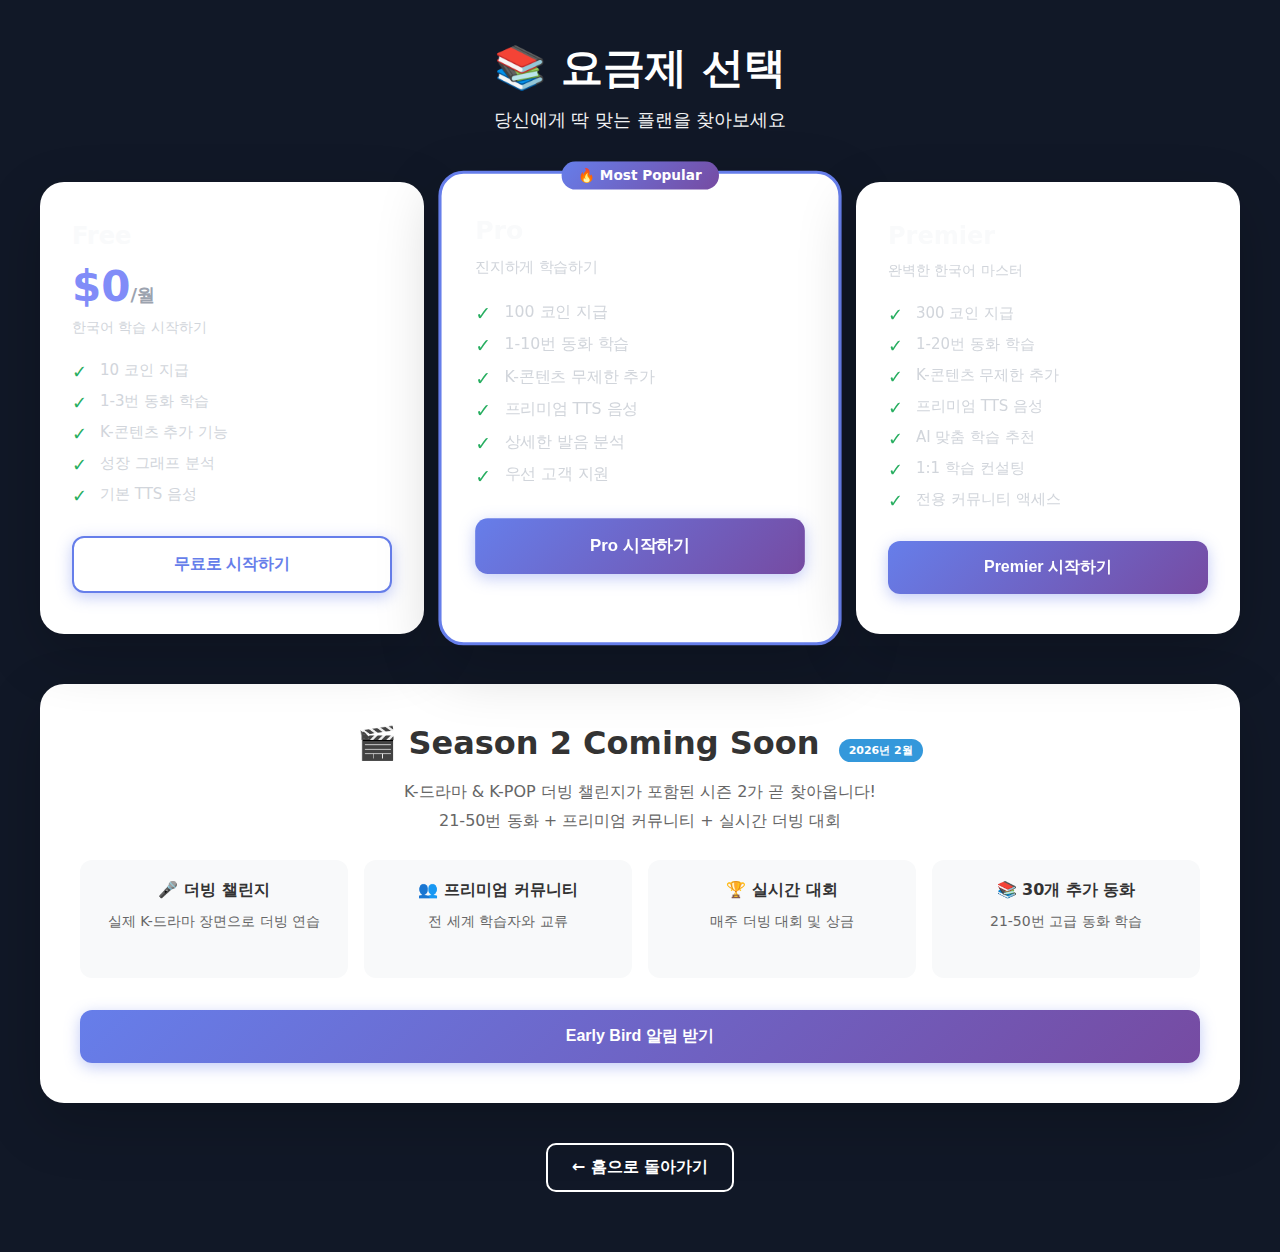
<file: pricing.html>
<!DOCTYPE html>
<html lang="ko">
<head>
    <meta charset="UTF-8">
    <meta name="viewport" content="width=device-width, initial-scale=1.0">
    <title>요금제 - Read Aloud Korean</title>
    
    <!-- Netlify URL 감지 시 Cloudflare로 자동 리다이렉트 -->
    <script>
        (function() {
            const currentHost = window.location.hostname;
            if (/netlify\.app$/i.test(currentHost)) {
                const currentPath = window.location.pathname + window.location.search + window.location.hash;
                window.location.replace('https://rakorean.site' + currentPath);
            }
        })();
    </script>
    
    <style>
        * {
            margin: 0;
            padding: 0;
            box-sizing: border-box;
        }

        body {
            font-family: 'Pretendard', -apple-system, BlinkMacSystemFont, system-ui, Roboto, sans-serif;
            background: #111827; /* 메인 앱과 동일한 다크모드 배경 */
            min-height: 100vh;
            min-height: 100dvh; /* 동적 뷰포트 */
            padding: 40px 20px;
            padding-top: max(40px, env(safe-area-inset-top) + 20px);
            padding-bottom: max(60px, env(safe-area-inset-bottom) + 40px);
            overflow-y: auto;
            -webkit-overflow-scrolling: touch;
            color: #f9fafb; /* 다크모드 텍스트 */
        }

        .pricing-container {
            max-width: 1200px;
            margin: 0 auto;
        }

        .header {
            text-align: center;
            margin-bottom: 50px;
            color: white;
        }

        .header h1 {
            font-size: 42px;
            font-weight: 800;
            margin-bottom: 12px;
        }

        .header p {
            font-size: 18px;
            opacity: 0.95;
        }

        .pricing-grid {
            display: grid;
            grid-template-columns: repeat(auto-fit, minmax(280px, 1fr));
            gap: 24px;
            margin-bottom: 50px;
        }

        .pricing-card {
            background: white;
            border-radius: 24px;
            padding: 40px 32px;
            box-shadow: 0 20px 60px rgba(0, 0, 0, 0.2);
            transition: all 0.3s;
            position: relative;
        }

        .pricing-card:hover {
            transform: translateY(-8px);
            box-shadow: 0 30px 70px rgba(0, 0, 0, 0.3);
        }

        .pricing-card.featured {
            border: 3px solid #667eea;
            transform: scale(1.05);
        }

        .pricing-card.featured::before {
            content: '🔥 Most Popular';
            position: absolute;
            top: -12px;
            left: 50%;
            transform: translateX(-50%);
            background: linear-gradient(135deg, #667eea 0%, #764ba2 100%);
            color: white;
            padding: 6px 16px;
            border-radius: 20px;
            font-size: 13px;
            font-weight: 700;
        }

        .plan-name {
            font-size: 24px;
            font-weight: 800;
            color: #f9fafb; /* 다크모드 텍스트 */
            margin-bottom: 12px;
        }

        .plan-price {
            font-size: 42px;
            font-weight: 800;
            color: #818cf8; /* 다크모드 강조 색상 */
            margin-bottom: 8px;
        }

        .plan-price span {
            font-size: 18px;
            color: #9ca3af; /* 다크모드 텍스트 */
            font-weight: 600;
        }

        .plan-description {
            font-size: 14px;
            color: #d1d5db; /* 다크모드 텍스트 */
            margin-bottom: 24px;
        }

        .plan-features {
            list-style: none;
            margin-bottom: 32px;
        }

        .plan-features li {
            font-size: 15px;
            color: #d1d5db; /* 다크모드 텍스트 */
            margin-bottom: 12px;
            padding-left: 28px;
            position: relative;
        }

        .plan-features li::before {
            content: '✓';
            position: absolute;
            left: 0;
            color: #27ae60;
            font-weight: bold;
            font-size: 18px;
        }

        .plan-btn {
            width: 100%;
            padding: 16px;
            background: linear-gradient(135deg, #667eea 0%, #764ba2 100%);
            color: white;
            border: none;
            border-radius: 12px;
            font-size: 16px;
            font-weight: 700;
            cursor: pointer;
            box-shadow: 0 4px 15px rgba(102, 126, 234, 0.4);
            transition: all 0.3s;
        }

        .plan-btn:hover {
            transform: translateY(-2px);
            box-shadow: 0 6px 20px rgba(102, 126, 234, 0.5);
        }

        .plan-btn.secondary {
            background: white;
            color: #667eea;
            border: 2px solid #667eea;
        }

        .season2-announcement {
            background: white;
            border-radius: 24px;
            padding: 40px;
            box-shadow: 0 20px 60px rgba(0, 0, 0, 0.2);
            text-align: center;
            margin-bottom: 40px;
        }

        .season2-announcement h2 {
            font-size: 32px;
            font-weight: 800;
            color: #333;
            margin-bottom: 16px;
        }

        .season2-announcement p {
            font-size: 16px;
            color: #666;
            line-height: 1.8;
            margin-bottom: 24px;
        }

        .season2-features {
            display: grid;
            grid-template-columns: repeat(auto-fit, minmax(200px, 1fr));
            gap: 16px;
            margin-bottom: 32px;
        }

        .season2-feature {
            background: #f8f9fa;
            border-radius: 12px;
            padding: 20px;
        }

        .season2-feature h4 {
            font-size: 16px;
            font-weight: 700;
            color: #333;
            margin-bottom: 8px;
        }

        .season2-feature p {
            font-size: 14px;
            color: #666;
        }

        .early-bird {
            background: linear-gradient(135deg, #FFD700 0%, #FFA500 100%);
            color: white;
            padding: 24px;
            border-radius: 16px;
            margin-bottom: 24px;
        }

        .early-bird h3 {
            font-size: 24px;
            font-weight: 800;
            margin-bottom: 12px;
        }

        .early-bird .price {
            font-size: 36px;
            font-weight: 800;
            margin-bottom: 12px;
        }

        .early-bird p {
            font-size: 14px;
            opacity: 0.95;
        }

        .back-link {
            text-align: center;
            margin-top: 40px;
        }

        .back-link a {
            color: white;
            text-decoration: none;
            font-size: 16px;
            font-weight: 600;
            padding: 12px 24px;
            border: 2px solid white;
            border-radius: 10px;
            display: inline-block;
            transition: all 0.3s;
        }

        .back-link a:hover {
            background: white;
            color: #667eea;
        }

        .badge {
            display: inline-block;
            background: #e74c3c;
            color: white;
            padding: 4px 10px;
            border-radius: 12px;
            font-size: 11px;
            font-weight: 700;
            text-transform: uppercase;
            margin-left: 8px;
        }

        .badge.coming {
            background: #3498db;
        }
    </style>
</head>
<body>
    <div class="pricing-container">
        <div class="header">
            <h1>📚 요금제 선택</h1>
            <p>당신에게 딱 맞는 플랜을 찾아보세요</p>
        </div>

        <div class="pricing-grid">
            <!-- Free 플랜 -->
            <div class="pricing-card">
                <div class="plan-name">Free</div>
                <div class="plan-price">$0<span>/월</span></div>
                <div class="plan-description">한국어 학습 시작하기</div>
                <ul class="plan-features">
                    <li>10 코인 지급</li>
                    <li>1-3번 동화 학습</li>
                    <li>K-콘텐츠 추가 기능</li>
                    <li>성장 그래프 분석</li>
                    <li>기본 TTS 음성</li>
                </ul>
                <button class="plan-btn secondary" onclick="selectPlan('free')">
                    무료로 시작하기
                </button>
            </div>

            <!-- Pro 플랜 -->
            <div class="pricing-card featured">
                <div class="plan-name">Pro</div>
                <div class="plan-price" style="display: none;">$13.99<span>/월</span></div>
                <div class="plan-description">진지하게 학습하기</div>
                <ul class="plan-features">
                    <li>100 코인 지급</li>
                    <li>1-10번 동화 학습</li>
                    <li>K-콘텐츠 무제한 추가</li>
                    <li>프리미엄 TTS 음성</li>
                    <li>상세한 발음 분석</li>
                    <li>우선 고객 지원</li>
                </ul>
                <button class="plan-btn" onclick="selectPlan('pro')">
                    Pro 시작하기
                </button>
            </div>

            <!-- Premier 플랜 -->
            <div class="pricing-card">
                <div class="plan-name">Premier</div>
                <div class="plan-price" style="display: none;">$29.99<span>/월</span></div>
                <div class="plan-description">완벽한 한국어 마스터</div>
                <ul class="plan-features">
                    <li>300 코인 지급</li>
                    <li>1-20번 동화 학습</li>
                    <li>K-콘텐츠 무제한 추가</li>
                    <li>프리미엄 TTS 음성</li>
                    <li>AI 맞춤 학습 추천</li>
                    <li>1:1 학습 컨설팅</li>
                    <li>전용 커뮤니티 액세스</li>
                </ul>
                <button class="plan-btn" onclick="selectPlan('premier')">
                    Premier 시작하기
                </button>
            </div>
        </div>

        <!-- Season 2 공지 -->
        <div class="season2-announcement">
            <h2>🎬 Season 2 Coming Soon <span class="badge coming">2026년 2월</span></h2>
            <p>
                K-드라마 & K-POP 더빙 챌린지가 포함된 시즌 2가 곧 찾아옵니다!<br>
                21-50번 동화 + 프리미엄 커뮤니티 + 실시간 더빙 대회
            </p>

            <div class="season2-features">
                <div class="season2-feature">
                    <h4>🎤 더빙 챌린지</h4>
                    <p>실제 K-드라마 장면으로 더빙 연습</p>
                </div>
                <div class="season2-feature">
                    <h4>👥 프리미엄 커뮤니티</h4>
                    <p>전 세계 학습자와 교류</p>
                </div>
                <div class="season2-feature">
                    <h4>🏆 실시간 대회</h4>
                    <p>매주 더빙 대회 및 상금</p>
                </div>
                <div class="season2-feature">
                    <h4>📚 30개 추가 동화</h4>
                    <p>21-50번 고급 동화 학습</p>
                </div>
            </div>

            <div class="early-bird" style="display: none;">
                <h3>🐦 Early Bird 특별 할인</h3>
                <div class="price">$299.99/년</div>
                <p>
                    지금 신청하면 시즌 2 론칭 시 연간 $299.99 특별가!<br>
                    <strong>정가 $359.88 대비 17% 할인</strong>
                </p>
            </div>

            <button class="plan-btn" onclick="alert('Early Bird 신청은 2025년 12월부터 시작됩니다!')">
                Early Bird 알림 받기
            </button>
        </div>

        <div class="back-link">
            <a href="index.html">← 홈으로 돌아가기</a>
        </div>
    </div>

    <script>
        function selectPlan(plan) {
            // 로그인 체크
            const accessToken = localStorage.getItem('access_token');
            
            if (!accessToken) {
                alert('먼저 로그인해주세요!');
                window.location.href = 'login.html';
                return;
            }
            
            if (plan === 'free') {
                // Free 플랜은 이미 기본값
                alert('무료 플랜이 적용되었습니다!');
                window.location.href = 'index.html';
            } else {
                // Pro/Premier는 결제 페이지로 (준비 중)
                alert(`${plan.toUpperCase()} 플랜 결제 기능은 준비 중입니다.\n곧 Toss Payments를 통해 결제할 수 있습니다!`);
            }
        }
    </script>
</body>
</html>
</file>
